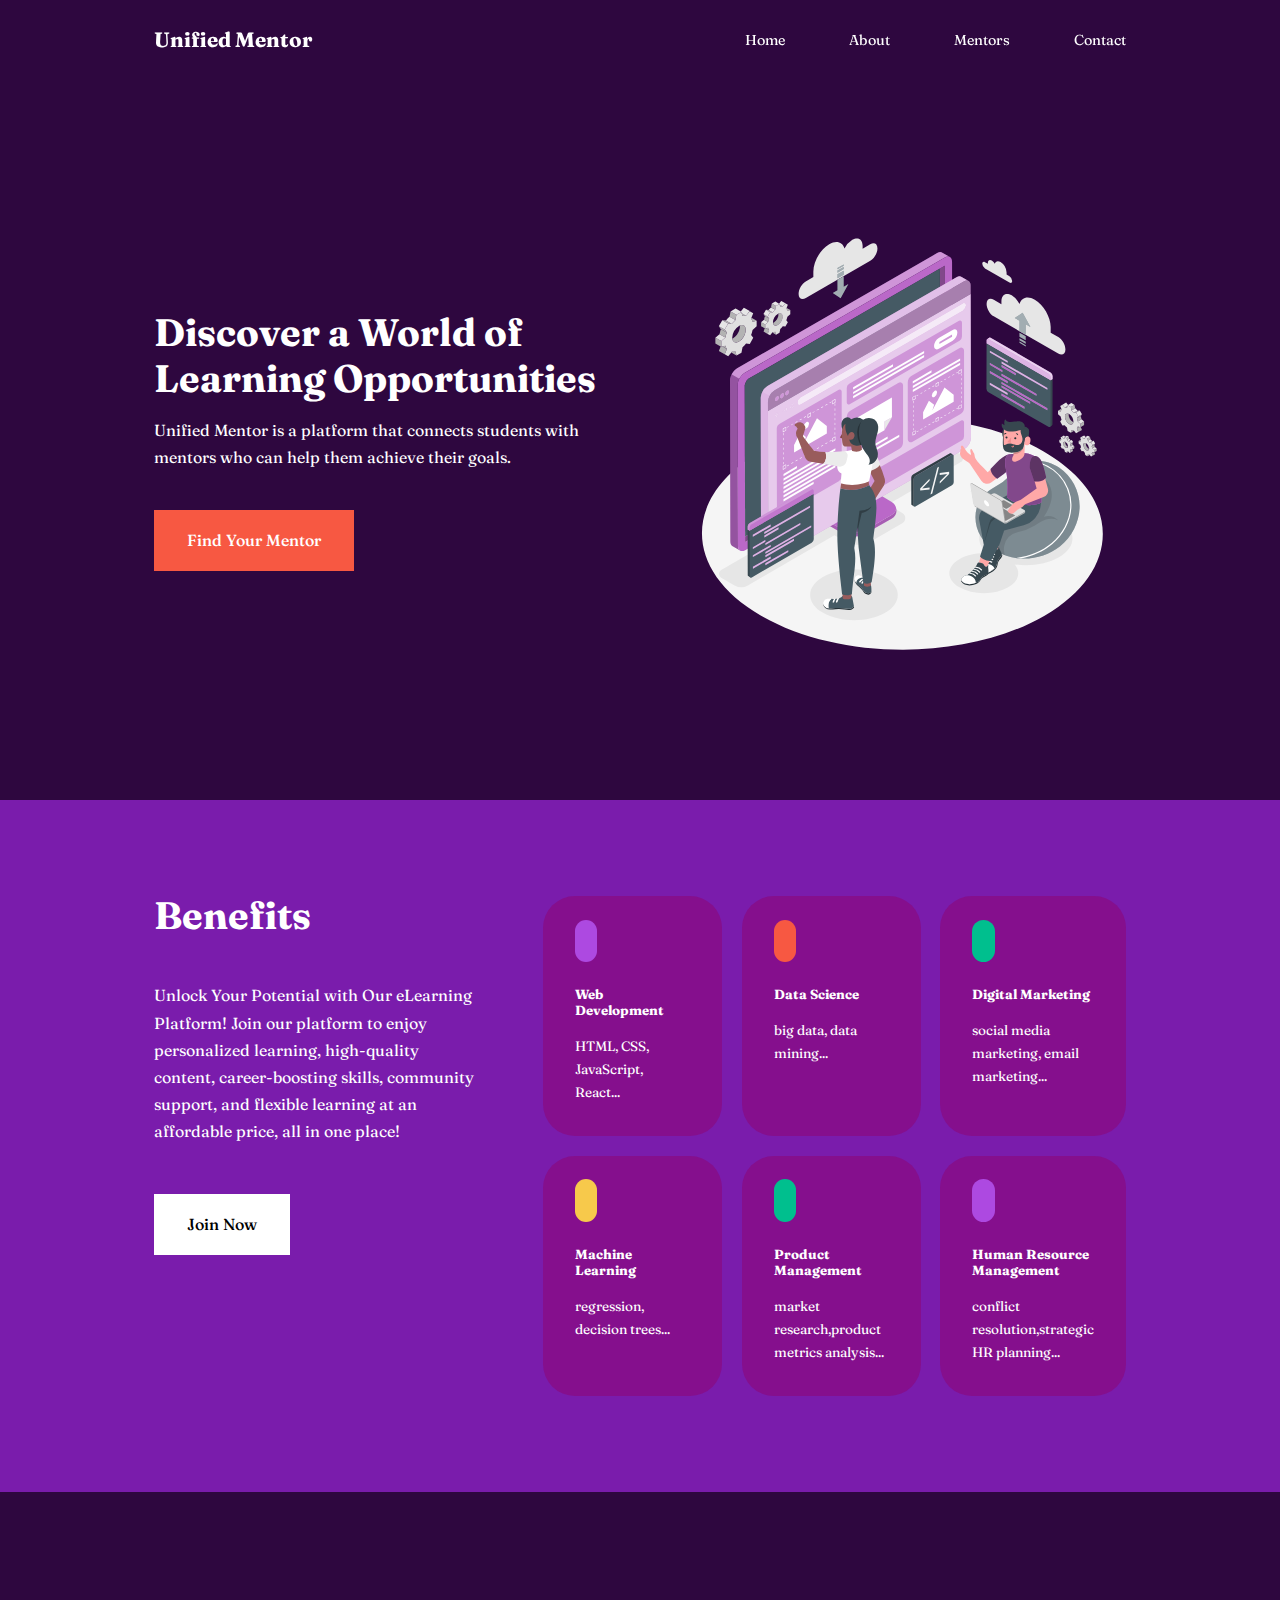
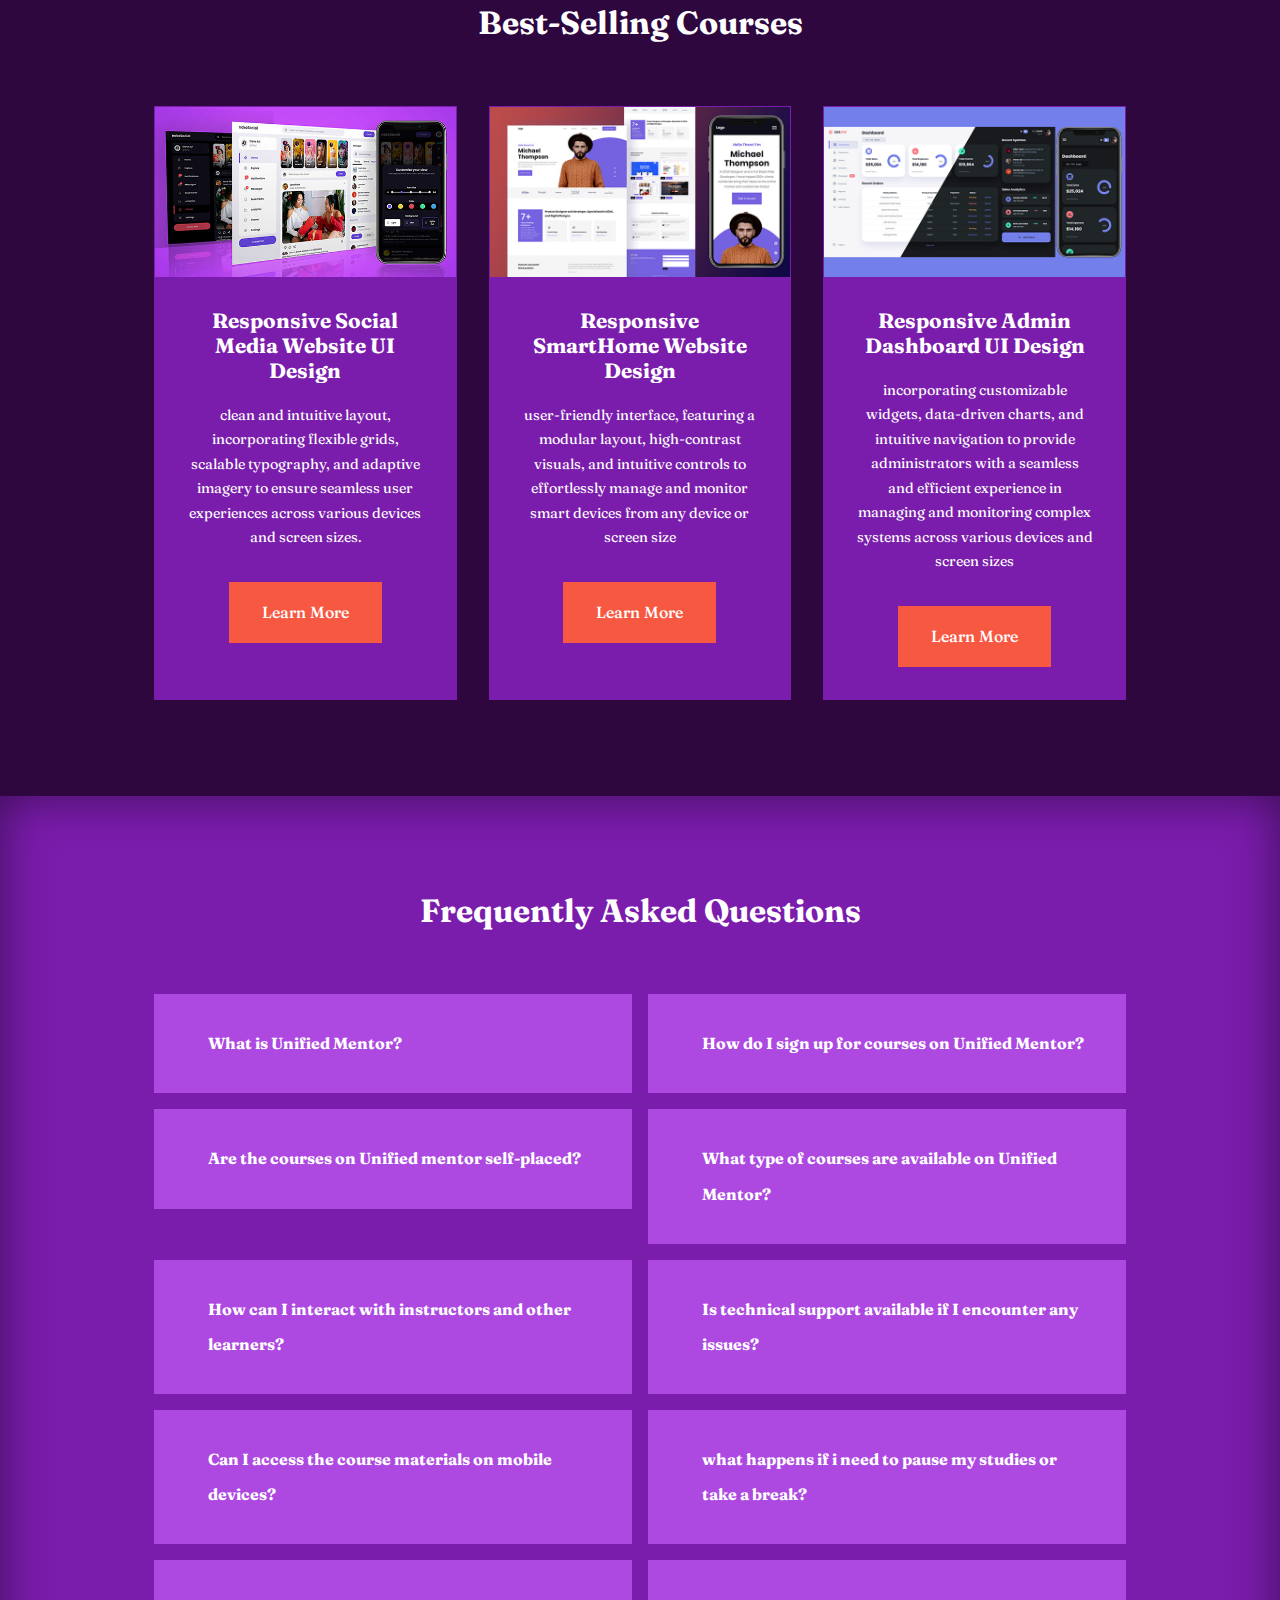
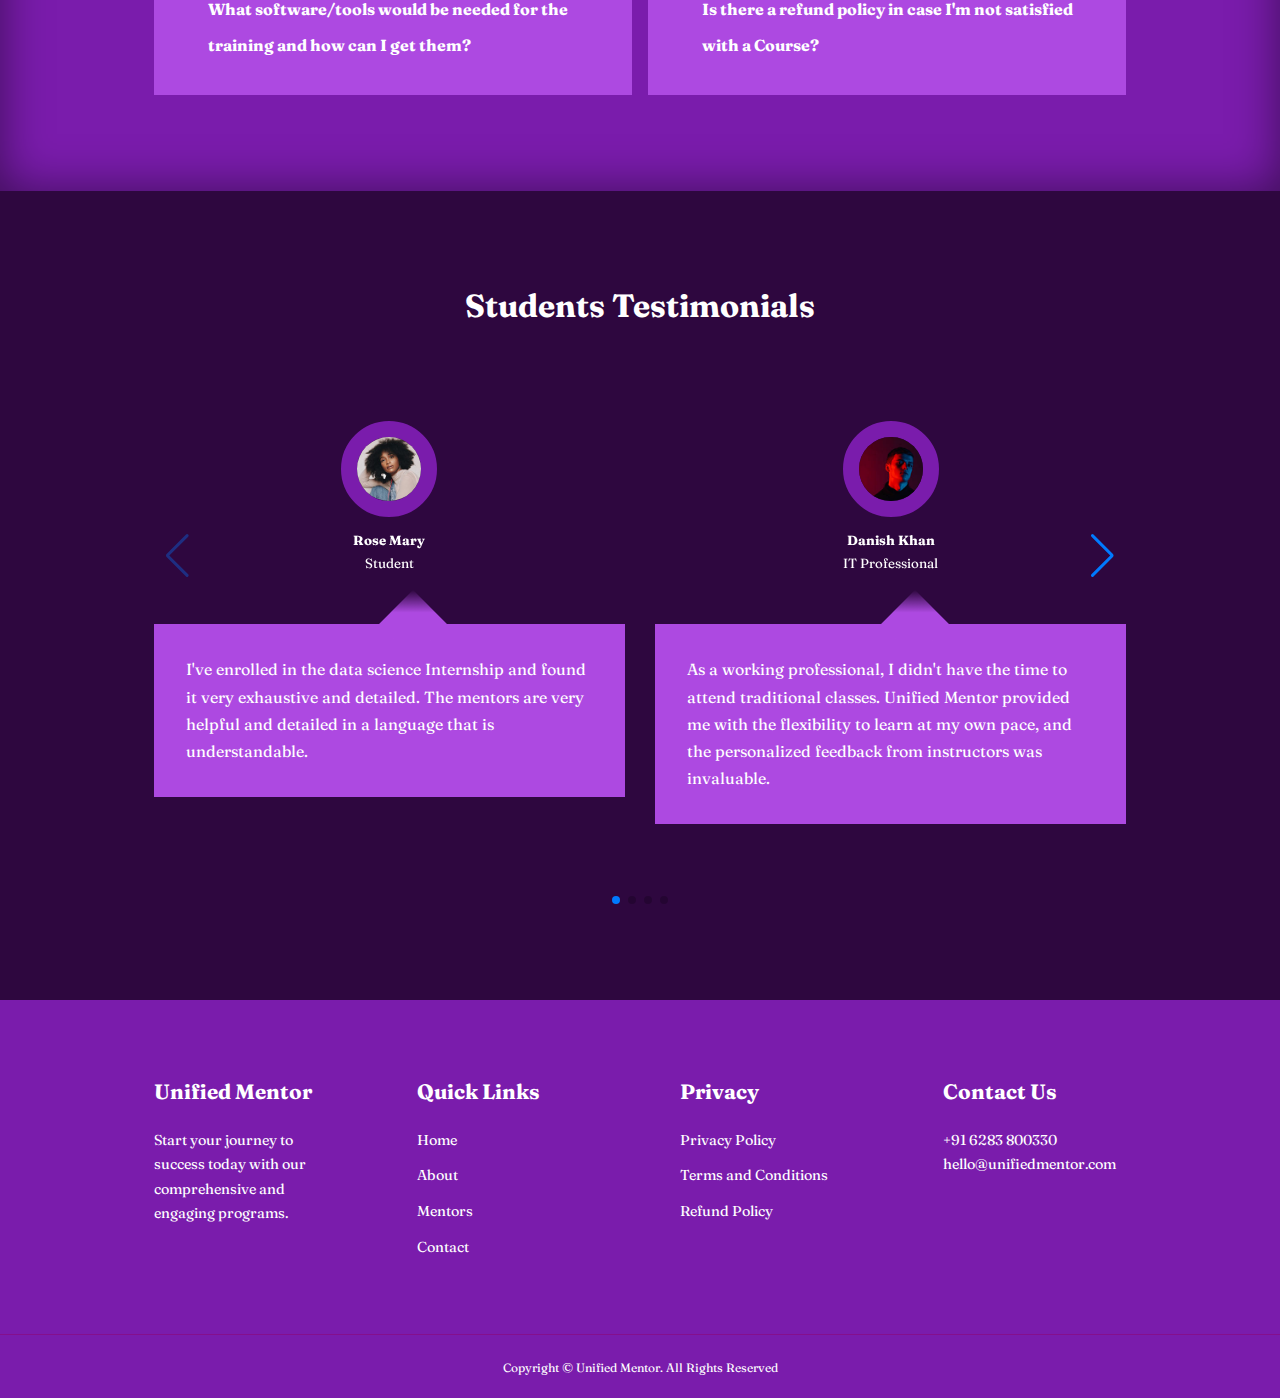
<file: index.html>
<!DOCTYPE html>
<html lang="en">
<head>
    <meta charset="UTF-8">
    <meta name="viewport" content="width=device-width, initial-scale=1.0">
    <!-- Icon cdn -->
    <link rel="stylesheet" href="https://cdnjs.cloudflare.com/ajax/libs/font-awesome/6.6.0/css/all.min.css" 
    integrity="sha512-Kc323vGBEqzTmouAECnVceyQqyqdsSiqLQISBL29aUW4U/M7pSPA/gEUZQqv1cwx4OnYxTxve5UMg5GT6L4JJg==" 
    crossorigin="anonymous" referrerpolicy="no-referrer" />
    <!-- Google fonts -->
    <link rel="preconnect" href="https://fonts.googleapis.com">
    <link rel="preconnect" href="https://fonts.gstatic.com" crossorigin>
    <link href="https://fonts.googleapis.com/css2?family=Fraunces:ital,opsz,wght,SOFT@0,9..144,100..900,50;1,9..144,100..900,50&display=swap" rel="stylesheet">

    <!-- Swiper JS -->
    <link
    rel="stylesheet"
    href="https://cdn.jsdelivr.net/npm/swiper@11/swiper-bundle.min.css"/>

    <link rel="stylesheet" href="./css/style.css">
    <title>Unified Mentor - DEMO</title>
</head>
<body>
    <nav>
        <div class="container nav_container">
            <a href="index.html"><h4>Unified Mentor</h4></a>

            <ul class="nav_menu">
                <li><a href="index.html">Home</a></li>
                <li><a href="about.html">About</a></li>
                <li><a href="mentors.html">Mentors</a></li>
                <li><a href="contact.html">Contact</a></li>
            </ul>

            <button id="open-menu-btn">
                <i class="fa-solid fa-bars"></i>
            </button>

            <button id="close-menu-btn">
                <i class="fa-solid fa-xmark"></i>
            </button>
        </div>
    </nav>


    <header>
        <div class="container header_container">
            <div class="header_left">
                <h1>Discover a World of Learning Opportunities</h1>
                <p>
                    Unified Mentor is a platform that connects students with mentors who can help them achieve their goals.
                </p>

                <a href="mentors.html" class="btn btn-primary">Find Your Mentor</a>
            </div>

            <div class="header-right">
                <div class="header_right-image">
                    <img src="./images/Website Creator-amico.svg">
                </div>
            </div>
        </div>
    </header>


    <section class="categories">
        <div class="container categories_container">
            <div class="categories_left">
                <h1>Benefits</h1>
                <p>
                    Unlock Your Potential with Our eLearning Platform!
                    Join our platform to enjoy personalized learning, high-quality content, career-boosting skills, 
                    community support, and flexible learning at an affordable price, all in one place! 
                </p>
                <a href="signIn_Out.html" class="btn">Join Now</a>
            </div>

            <div class="categories_right">
                <article class="category">
                    <span class="category_icon"><i class="fa-solid fa-code"></i></span>
                    <h5>Web Development</h5>
                    <p>
                        HTML, CSS, JavaScript, React...
                    </p>
                </article>

                <article class="category">
                    <span class="category_icon"><i class="fa-solid fa-cloud-arrow-up"></i></span>
                    <h5>Data Science</h5>
                    <p>
                        big data, data mining...
                    </p>
                </article>

                <article class="category">
                    <span class="category_icon"><i class="fa-solid fa-tachograph-digital"></i></span>
                    <h5>Digital Marketing</h5>
                    <p>
                        social media marketing, email marketing...
                    </p>
                </article>


                <article class="category">
                    <span class="category_icon"><i class="fa-solid fa-laptop-code"></i></span>
                    <h5>Machine Learning</h5>
                    <p>
                        regression, decision trees...
                    </p>
                </article>

                <article class="category">
                    <span class="category_icon"><i class="fa-solid fa-list-check"></i></span>
                    <h5>Product Management</h5>
                    <p>
                        market research,product metrics analysis...
                    </p>
                </article>

                <article class="category">
                    <span class="category_icon"><i class="fa-solid fa-arrows-down-to-people"></i></span>
                    <h5>Human Resource Management</h5>
                    <p>
                        conflict resolution,strategic HR planning...
                    </p>
                </article>
            </div>
        </div>
    </section>


    <section class="courses">
        <h2>Best-Selling Courses</h2>
        <div class="container courses_container">
            <article class="course">
                <div class="course_image">
                    <img src="./images/course1.jpg" alt="course number one">
                </div>
                <div class="course_info">
                    <h4>Responsive Social Media Website UI Design</h4>
                    <p>
                        clean and intuitive layout, incorporating flexible grids, scalable typography, and 
                        adaptive imagery to ensure seamless user experiences across various devices and screen sizes.
                    </p>
                    <a href="mentors.html" class="btn btn-primary">Learn More</a>
                </div>
            </article>


            <article class="course">
                <div class="course_image">
                    <img src="./images/course2.jpg" alt="course number one">
                </div>

                <div class="course_info">
                    <h4>Responsive SmartHome Website Design</h4>
                    <p>
                        user-friendly interface, featuring a modular layout, high-contrast visuals, and intuitive controls to 
                        effortlessly manage and monitor smart devices from any device or screen size
                    </p>
                    <a href="mentors.html" class="btn btn-primary">Learn More</a>
                </div>
            </article>


            <article class="course">
                <div class="course_image">
                    <img src="./images/course3.jpg" alt="course number one">
                </div>
                <div class="course_info">
                    <h4>Responsive Admin Dashboard UI Design</h4>
                    <p>
                        incorporating customizable widgets, data-driven charts, and intuitive navigation to provide administrators 
                        with a seamless and efficient experience in managing and monitoring complex systems across various devices and screen sizes
                    </p>
                    <a href="mentors.html" class="btn btn-primary">Learn More</a>
                </div>
            </article>
        </div>
    </section>

    <section class="faqs">
        <h2>Frequently Asked Questions</h2>
        <div class="container faqs_container">
            <article class="faq">
                <div class="faq_icon"><i class="fa-solid fa-plus"></i></div>
                <div class="question_answer">
                    <h4>What is Unified Mentor?</h4>
                    <p>
                        Unified Mentor is an online education platform that offers a wide range of Courses to help individuals 
                        enhance their skills and knowledge in various fields. Our platform provides a 
                        convenient and flexible way to access high-quality educational content from anywhere.
                    </p>
                </div>
            </article>

            <article class="faq">
                <div class="faq_icon"><i class="fa-solid fa-plus"></i></div>
                <div class="question_answer">
                    <h4>How do I sign up for courses on Unified Mentor?</h4>
                    <p>
                        Signing up for Courses on UnifiedMentor is easy. Simply purchase a Course and we will handle rest of it.
                        You will be given access to our LMS portal before starting of batch through email.
                    </p>
                </div>
            </article>

            <article class="faq">
                <div class="faq_icon"><i class="fa-solid fa-plus"></i></div>
                <div class="question_answer">
                    <h4>Are the courses on Unified mentor self-placed?</h4>
                    <p>
                        Yes, most of the Courses on UnifiedMentor are self-paced. This means you can learn at your own convenience 
                        and set your own study schedule. You can access the Course materials and lectures whenever it suits you best.
                    </p>
                </div>
            </article>


            <article class="faq">
                <div class="faq_icon"><i class="fa-solid fa-plus"></i></div>
                <div class="question_answer">
                    <h4>What type of courses are available on Unified Mentor?</h4>
                    <p>
                        Yes, many of our Courses offer certificates of completion that you can showcase on your resume or share 
                        on your professional profiles. Certificates demonstrate your dedication
                        to continuous learning and can enhance your career prospects.
                    </p>
                </div>
            </article>


            <article class="faq">
                <div class="faq_icon"><i class="fa-solid fa-plus"></i></div>
                <div class="question_answer">
                    <h4>How can I interact with instructors and other learners?</h4>
                    <p>
                        UnifiedMentor provides a platform for interaction between instructors and learners. 
                        You can participate in discussion forums, ask questions, and engage in conversations with 
                        both the instructors and fellow learners to enhance your understanding of the Course material.
                    </p>
                </div>
            </article>



            <article class="faq">
                <div class="faq_icon"><i class="fa-solid fa-plus"></i></div>
                <div class="question_answer">
                    <h4>Is technical support available if I encounter any issues?</h4>
                    <p>
                        Absolutely. Our dedicated support team is available to assist you with 
                        any technical issues or queries you may have. You can reach out to us via 
                        email at info@unifiedmentor.com or through our customer support portal.
                    </p>
                </div>
            </article>



            <article class="faq">
                <div class="faq_icon"><i class="fa-solid fa-plus"></i></div>
                <div class="question_answer">
                    <h4>Can I access the course materials on mobile devices?</h4>
                    <p>
                        Yes, our platform is designed to be mobile-responsive. 
                        You can access your Courses and learning materials on various devices, 
                        including smartphones and tablets, making it convenient to learn on the go.
                    </p>
                </div>
            </article>


            <article class="faq">
                <div class="faq_icon"><i class="fa-solid fa-plus"></i></div>
                <div class="question_answer">
                    <h4>what happens if i need to pause my studies or take a break?</h4>
                    <p>
                        Unified Mentor understands that life can get busy. 
                        You can pause your studies and pick up where you left off whenever you're ready. 
                        Your progress will be saved, and you can resume learning at your own pace.
                    </p>
                </div>
            </article>


            <article class="faq">
                <div class="faq_icon"><i class="fa-solid fa-plus"></i></div>
                <div class="question_answer">
                    <h4>What software/tools would be needed for the training and how can I get them?</h4>
                    <p>
                        All the software/tools that you need for the training would be shared with you during the training as and when you need it.
                    </p>
                </div>
            </article>


            <article class="faq">
                <div class="faq_icon"><i class="fa-solid fa-plus"></i></div>
                <div class="question_answer">
                    <h4>Is there a refund policy in case I'm not satisfied with a Course?</h4>
                    <p>
                        Unified Mentor's refund policy varies based on the specific Course and circumstances. 
                        Please refer to our Cancellation and Refund Policy for detailed information. 
                        If you have concerns about a Course, you can reach out to our support team to discuss your options.
                    </p>
                </div>
            </article>
        </div>
    </section>


    <section class="container testimonials_container mySwiper">
        <h2>Students Testimonials</h2>
        <div class="swiper-wrapper">
            <article class="testimonials swiper-slide">
                <div class="avatar">
                    <img src="./images/avatar1.jpg" alt="avatar girl">
                </div>

                <div class="testimonial_info">
                    <h5>Rose Mary</h5>
                    <small>Student</small>
                </div>

                <div class="testimonial_body">
                    <p>
                        I've enrolled in the data science Internship and found it very exhaustive 
                        and detailed. The mentors are very helpful and detailed in a language that is understandable.
                    </p>
                </div>
            </article>

            <article class="testimonials swiper-slide">
                <div class="avatar">
                    <img src="./images/avatar2.jpg" alt="avatar boy">
                </div>

                <div class="testimonial_info">
                    <h5>Danish Khan</h5>
                    <small>IT Professional</small>
                </div>

                <div class="testimonial_body">
                    <p>
                        As a working professional, I didn't have the time to attend traditional classes. 
                        Unified Mentor provided me with the flexibility to learn at my own pace, and the personalized 
                        feedback from instructors was invaluable.
                    </p>
                </div>
            </article>

            <article class="testimonials swiper-slide">
                <div class="avatar">
                    <img src="./images/avatar3.jpg" alt="avatar boy">
                </div>

                <div class="testimonial_info">
                    <h5>Sam Sinhs</h5>
                    <small>Software Engineer</small>
                </div>

                <div class="testimonial_body">
                    <p>
                        I was struggling to keep up with my coursework, but thanks to Unified Mentor, 
                        I was able to access high-quality video lectures and interactive quizzes that helped me grasp complex concepts easily.
                    </p>
                </div>
            </article>


            <article class="testimonials swiper-slide">
                <div class="avatar">
                    <img src="./images/avatar4.jpg" alt="avatar girl">
                </div>

                <div class="testimonial_info">
                    <h5>Emily Sans</h5>
                    <small>Data-Scientist</small>
                </div>

                <div class="testimonial_body">
                    <p>
                        I was hesitant to try online learning, but Unified Mentor exceeded my expectations. 
                        The engaging video lessons, interactive simulations, and supportive community made learning fun and enjoyable.
                    </p>
                </div>
            </article>


            <article class="testimonials swiper-slide">
                <div class="avatar">
                    <img src="./images/avatar7.jpg" alt="avatar girl">
                </div>

                <div class="testimonial_info">
                    <h5>Sophia Lins</h5>
                    <small>Web Developer</small>
                </div>

                <div class="testimonial_body">
                    <p>
                        The platform has helped me to create customized lesson plans, 
                        track student progress, and provide targeted support. It's been a game-changer for my programming practice
                    </p>
                </div>
            </article>
        </div>
        <div class="swiper-pagination"></div>
        <div class="swiper-button-prev"></div>
        <div class="swiper-button-next"></div>
    </section>




    
    <footer class="footer">
        <div class="container footer_container">
            <div class="footer_1">
                <a href="index.html" class="footer_logo">
                    <h4>Unified Mentor</h4>
                </a>
                <p>
                    Start your journey to success today with our comprehensive and engaging programs.
                </p>
            </div>

            <div class="footer_2">
                <h4>Quick Links</h4>
                <ul class="permalinks">
                    <li><a href="index.html">Home</a></li>
                    <li><a href="about.html">About</a></li>
                    <li><a href="mentors.html">Mentors</a></li>
                    <li><a href="contact.html">Contact</a></li>
                </ul>
            </div>

            <div class="footer_3">
                <h4>Privacy</h4>
                <ul class="privacy">
                    <li><a href="#">Privacy Policy</a></li>
                    <li><a href="#">Terms and Conditions</a></li>
                    <li><a href="#">Refund Policy</a></li>
                </ul>
            </div>

            <div class="footer_4">
                <h4>Contact Us</h4>
                <div>
                    <p>+91 6283 800330</p>
                    <p>hello@unifiedmentor.com</p>
                </div>

                <ul class="footer_socials">
                    <li>
                        <a href="https://twitter.com/unifiedmentor" target="_blank">
                            <i class="fa-brands fa-twitter"></i>
                        </a>
                    </li>

                    <li>
                        <a href="https://www.facebook.com/unifiedmentor" target="_blank">
                          <i class="fa-brands fa-facebook"></i>
                        </a>
                    </li>

                    <li>
                        <a href="https://www.instagram.com/unifiedmentor/" target="_blank">
                          <i class="fa-brands fa-instagram"></i>
                        </a>
                    </li>

                    <li>
                        <a href="https://www.linkedin.com/unifiedmentor/" target="_blank">
                            <i class="fa-brands fa-linkedin"></i>
                        </a>
                    </li>
                </ul>
            </div>
        </div>
        
        <div class="footer_copyright">
            <small>Copyright &copy; Unified Mentor. All Rights Reserved</small>
        </div>
    </footer>


  
    <!-- Swiper JS -->
    <script src="https://cdn.jsdelivr.net/npm/swiper@11/swiper-bundle.min.js"></script>

    <!-- Custom JS -->
    <script src="script.js"></script>

    <!-- Initialize Swiper -->
    <script>
        var swiper = new Swiper(".mySwiper", {
        slidesPerView: 1,
        spaceBetween: 30,
        pagination: {
            el: ".swiper-pagination",
            clickable: true,
        },
            navigation: {
            nextEl: '.swiper-button-next',
            prevEl: '.swiper-button-prev',
        },

        //when window width is >= 600px
        breakpoints: {
            600: {
                slidesPerView: 2
            }
        }
        });
    </script>
</body>
</html>
</file>
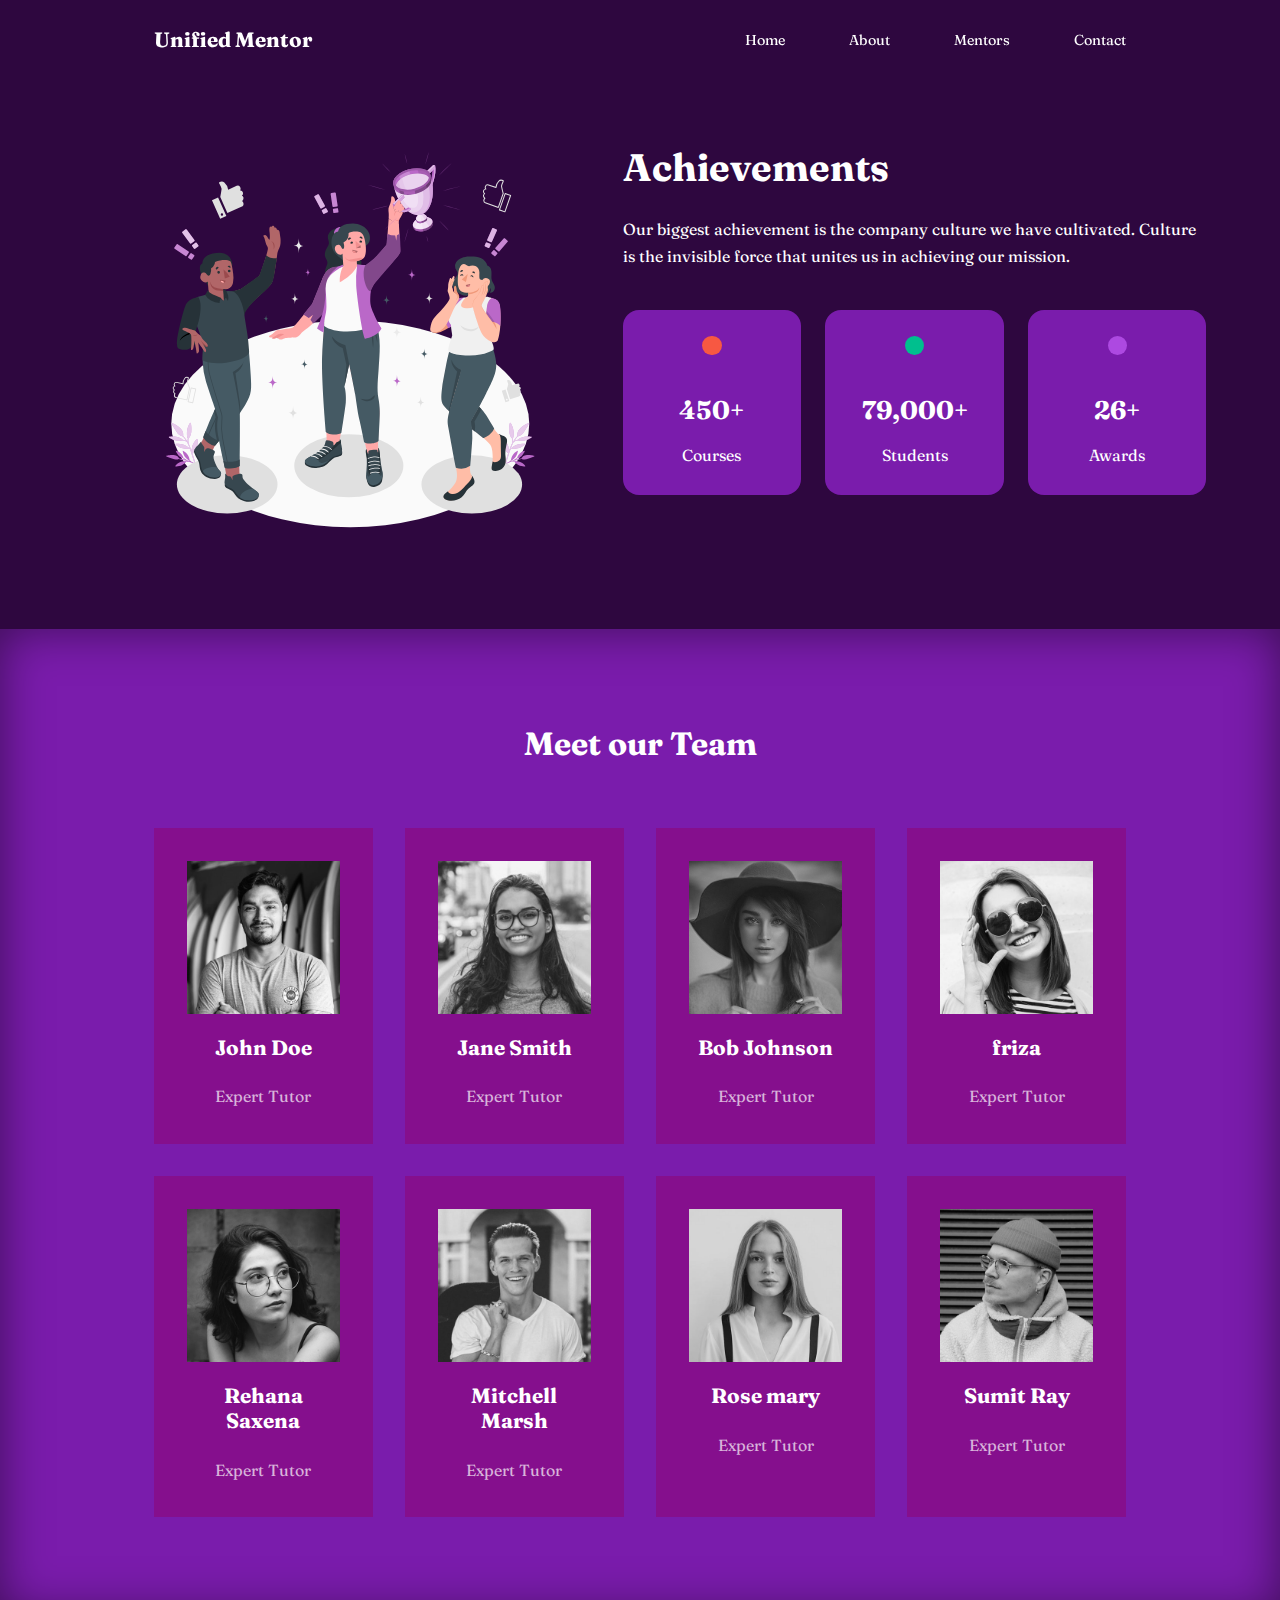
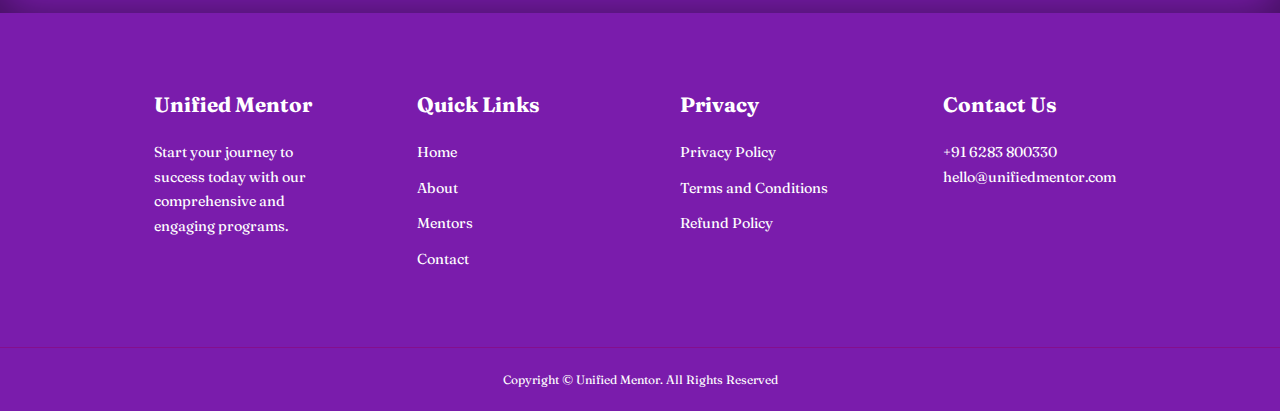
<file: about.html>
<!DOCTYPE html>
<html lang="en">
<head>
    <meta charset="UTF-8">
    <meta name="viewport" content="width=device-width, initial-scale=1.0">
    <!-- Icon cdn -->
    <link rel="stylesheet" href="https://cdnjs.cloudflare.com/ajax/libs/font-awesome/6.6.0/css/all.min.css" 
    integrity="sha512-Kc323vGBEqzTmouAECnVceyQqyqdsSiqLQISBL29aUW4U/M7pSPA/gEUZQqv1cwx4OnYxTxve5UMg5GT6L4JJg==" 
    crossorigin="anonymous" referrerpolicy="no-referrer" />
    <!-- Google fonts -->
    <link rel="preconnect" href="https://fonts.googleapis.com">
    <link rel="preconnect" href="https://fonts.gstatic.com" crossorigin>
    <link href="https://fonts.googleapis.com/css2?family=Fraunces:ital,opsz,wght,SOFT@0,9..144,100..900,50;1,9..144,100..900,50&display=swap" rel="stylesheet">
    <link rel="stylesheet" href="./css/style.css">
    <link rel="stylesheet" href="./css/about.css">
    <title>Unified Mentor - DEMO</title>
</head>
<body>
    <nav>
        <div class="container nav_container">
            <a href="index.html"><h4>Unified Mentor</h4></a>

            <ul class="nav_menu">
                <li><a href="index.html">Home</a></li>
                <li><a href="about.html">About</a></li>
                <li><a href="mentors.html">Mentors</a></li>
                <li><a href="contact.html">Contact</a></li>
            </ul>

            <button id="open-menu-btn">
                <i class="fa-solid fa-bars"></i>
            </button>

            <button id="close-menu-btn">
                <i class="fa-solid fa-xmark"></i>
            </button>
        </div>
    </nav>


    <section class="about_achievements">
        <div class="container about_achievements-container">
            <div class="about_achievements-left">
                <img src="./images/Achievement-amico.svg" alt="Achievements">
            </div>

            <div class="about_achievements-right">
                <h1>Achievements</h1>
                <p>
                    Our biggest achievement is the company culture we have cultivated. Culture is the invisible force 
                    that unites us in achieving our mission.
                </p>
            

                <div class="achievements_cards">
                    <article class="achievement_card">
                        <span class="achievement_icon">
                            <i class="fa-solid fa-trophy"></i>
                        </span>
                        <h3>450+</h3>
                        <p>
                            Courses
                        </p>
                    </article>

                    <article class="achievement_card">
                        <span class="achievement_icon">
                            <i class="fa-solid fa-people-group"></i>
                        </span>
                        <h3>79,000+</h3>
                        <p>
                           Students
                        </p>
                    </article>

                    <article class="achievement_card">
                        <span class="achievement_icon">
                            <i class="fa-solid fa-award"></i>
                        </span>
                        <h3>26+</h3>
                        <p>
                            Awards
                        </p>
                    </article>
                </div>
            </div>
        </div>
    </section>



    <section class="team">
        <h2>Meet our Team</h2>

        <div class="container team_container">

            <article class="team_member">
                <div class="team_member-image">
                    <img src="./images/tm1.jpg" alt="team member one">
                </div>
                <div class="team_member-info">
                    <h4>John Doe</h4>
                    <p>Expert Tutor</p>
                </div>
                <div class="team_member-socials">
                    <a href="https://facebook.com" target="_blank">
                        <i class="fa-brands fa-facebook"></i>
                    </a>
                    <a href="https://twitter.com" target="_blank">
                        <i class="fa-brands fa-twitter"></i>
                    </a>
                    <a href="https://instagram.com" target="_blank">
                        <i class="fa-brands fa-instagram"></i>
                    </a>
                    <a href="https://linkedin.com" target="_blank">
                        <i class="fa-brands fa-linkedin"></i>
                    </a>
                </div>
            </article>

            <article class="team_member">
                <div class="team_member-image">
                    <img src="./images/tm2.jpg" alt="team member two">
                </div>
                <div class="team_member-info">
                    <h4>Jane Smith</h4>
                    <p>Expert Tutor</p>
                </div>
                <div class="team_member-socials">
                    <a href="https://facebook.com" target="_blank">
                        <i class="fa-brands fa-facebook"></i>
                    </a>
                    <a href="https://twitter.com" target="_blank">
                        <i class="fa-brands fa-twitter"></i>
                    </a>
                    <a href="https://instagram.com" target="_blank">
                        <i class="fa-brands fa-instagram"></i>
                    </a>
                    <a href="https://linkedin.com" target="_blank">
                        <i class="fa-brands fa-linkedin"></i>
                    </a>
                </div>
            </article>

            <article class="team_member">
                <div class="team_member-image">
                    <img src="./images/tm3.jpg" alt="team member three">
                </div>
                <div class="team_member-info">
                    <h4>Bob Johnson</h4>
                    <p>Expert Tutor</p>
                </div>
                <div class="team_member-socials">
                    <a href="https://facebook.com" target="_blank">
                        <i class="fa-brands fa-facebook"></i>
                    </a>
                    <a href="https://twitter.com" target="_blank">
                        <i class="fa-brands fa-twitter"></i>
                    </a>
                    <a href="https://instagram.com" target="_blank">
                        <i class="fa-brands fa-instagram"></i>
                    </a>
                    <a href="https://linkedin.com" target="_blank">
                        <i class="fa-brands fa-linkedin"></i>
                    </a>
                </div>
            </article>

            <article class="team_member">
                <div class="team_member-image">
                    <img src="./images/tm4.jpg" alt="team member four">
                </div>
                <div class="team_member-info">
                    <h4>friza</h4>
                    <p>Expert Tutor</p>
                </div>
                <div class="team_member-socials">
                    <a href="https://facebook.com" target="_blank">
                        <i class="fa-brands fa-facebook"></i>
                    </a>
                    <a href="https://twitter.com" target="_blank">
                        <i class="fa-brands fa-twitter"></i>
                    </a>
                    <a href="https://instagram.com" target="_blank">
                        <i class="fa-brands fa-instagram"></i>
                    </a>
                    <a href="https://linkedin.com" target="_blank">
                        <i class="fa-brands fa-linkedin"></i>
                    </a>
                </div>
            </article>

            <article class="team_member">
                <div class="team_member-image">
                    <img src="./images/tm5.jpg" alt="team member five">
                </div>
                <div class="team_member-info">
                    <h4>Rehana Saxena</h4>
                    <p>Expert Tutor</p>
                </div>
                <div class="team_member-socials">
                    <a href="https://facebook.com" target="_blank">
                        <i class="fa-brands fa-facebook"></i>
                    </a>
                    <a href="https://twitter.com" target="_blank">
                        <i class="fa-brands fa-twitter"></i>
                    </a>
                    <a href="https://instagram.com" target="_blank">
                        <i class="fa-brands fa-instagram"></i>
                    </a>
                    <a href="https://linkedin.com" target="_blank">
                        <i class="fa-brands fa-linkedin"></i>
                    </a>
                </div>
            </article>

            <article class="team_member">
                <div class="team_member-image">
                    <img src="./images/tm6.jpg" alt="team member six">
                </div>
                <div class="team_member-info">
                    <h4>Mitchell Marsh</h4>
                    <p>Expert Tutor</p>
                </div>
                <div class="team_member-socials">
                    <a href="https://facebook.com" target="_blank">
                        <i class="fa-brands fa-facebook"></i>
                    </a>
                    <a href="https://twitter.com" target="_blank">
                        <i class="fa-brands fa-twitter"></i>
                    </a>
                    <a href="https://instagram.com" target="_blank">
                        <i class="fa-brands fa-instagram"></i>
                    </a>
                    <a href="https://linkedin.com" target="_blank">
                        <i class="fa-brands fa-linkedin"></i>
                    </a>
                </div>
            </article>


            <article class="team_member">
                <div class="team_member-image">
                    <img src="./images/tm7.jpg" alt="team member seven">
                </div>
                <div class="team_member-info">
                    <h4>Rose mary</h4>
                    <p>Expert Tutor</p>
                </div>
                <div class="team_member-socials">
                    <a href="https://facebook.com" target="_blank">
                        <i class="fa-brands fa-facebook"></i>
                    </a>
                    <a href="https://twitter.com" target="_blank">
                        <i class="fa-brands fa-twitter"></i>
                    </a>
                    <a href="https://instagram.com" target="_blank">
                        <i class="fa-brands fa-instagram"></i>
                    </a>
                    <a href="https://linkedin.com" target="_blank">
                        <i class="fa-brands fa-linkedin"></i>
                    </a>
                </div>
            </article>

            <article class="team_member">
                <div class="team_member-image">
                    <img src="./images/tm8.jpg" alt="team member eight">
                </div>
                <div class="team_member-info">
                    <h4>Sumit Ray</h4>
                    <p>Expert Tutor</p>
                </div>
                <div class="team_member-socials">
                    <a href="https://facebook.com" target="_blank">
                        <i class="fa-brands fa-facebook"></i>
                    </a>
                    <a href="https://twitter.com" target="_blank">
                        <i class="fa-brands fa-twitter"></i>
                    </a>
                    <a href="https://instagram.com" target="_blank">
                        <i class="fa-brands fa-instagram"></i>
                    </a>
                    <a href="https://linkedin.com" target="_blank">
                        <i class="fa-brands fa-linkedin"></i>
                    </a>
                </div>
            </article>
    </section>




    <footer class="footer">
        <div class="container footer_container">
            <div class="footer_1">
                <a href="index.html" class="footer_logo">
                    <h4>Unified Mentor</h4>
                </a>
                <p>
                    Start your journey to success today with our comprehensive and engaging programs.
                </p>
            </div>

            <div class="footer_2">
                <h4>Quick Links</h4>
                <ul class="permalinks">
                    <li><a href="index.html">Home</a></li>
                    <li><a href="about.html">About</a></li>
                    <li><a href="mentors.html">Mentors</a></li>
                    <li><a href="contact.html">Contact</a></li>
                </ul>
            </div>

            <div class="footer_3">
                <h4>Privacy</h4>
                <ul class="privacy">
                    <li><a href="#">Privacy Policy</a></li>
                    <li><a href="#">Terms and Conditions</a></li>
                    <li><a href="#">Refund Policy</a></li>
                </ul>
            </div>

            <div class="footer_4">
                <h4>Contact Us</h4>
                <div>
                    <p>+91 6283 800330</p>
                    <p>hello@unifiedmentor.com</p>
                </div>

                <ul class="footer_socials">
                    <li>
                        <a href="https://twitter.com/unifiedmentor" target="_blank">
                            <i class="fa-brands fa-twitter"></i>
                        </a>
                    </li>

                    <li>
                        <a href="https://www.facebook.com/unifiedmentor" target="_blank">
                          <i class="fa-brands fa-facebook"></i>
                        </a>
                    </li>

                    <li>
                        <a href="https://www.instagram.com/unifiedmentor/" target="_blank">
                          <i class="fa-brands fa-instagram"></i>
                        </a>
                    </li>

                    <li>
                        <a href="https://www.linkedin.com/unifiedmentor/" target="_blank">
                            <i class="fa-brands fa-linkedin"></i>
                        </a>
                    </li>
                </ul>
            </div>
        </div>
        
        <div class="footer_copyright">
            <small>Copyright &copy; Unified Mentor. All Rights Reserved</small>
        </div>
    </footer>

    <!-- Custom JS -->
    <script src="script.js"></script>
</body>
</html>
</file>
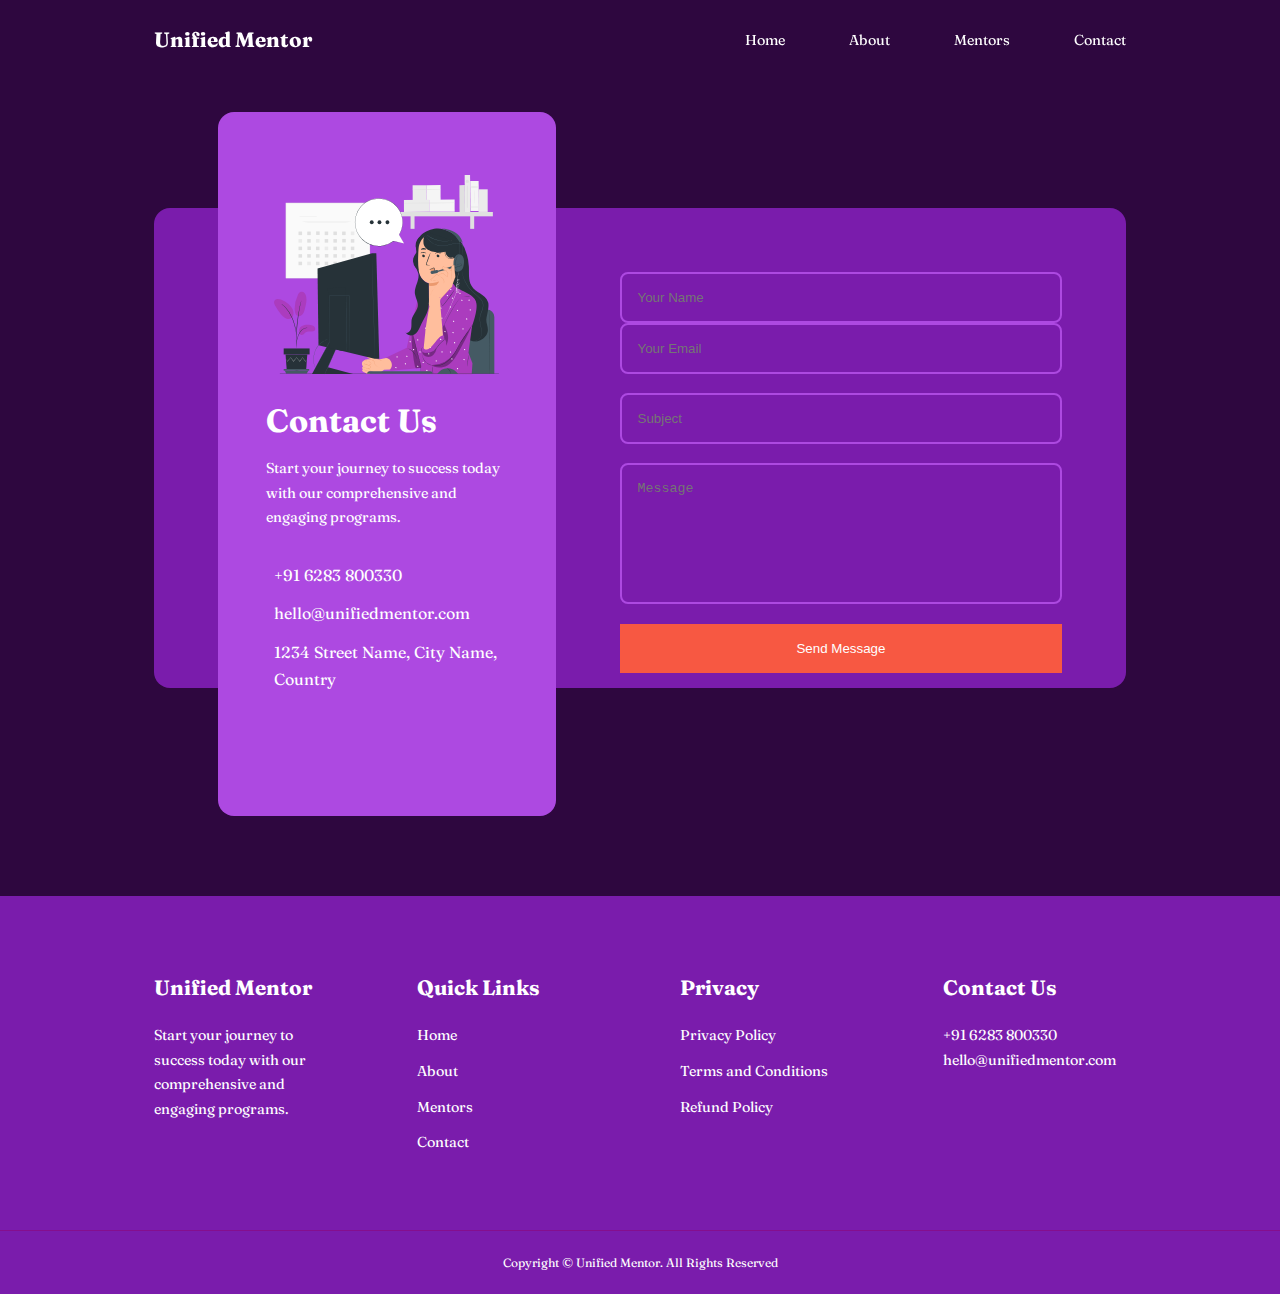
<file: contact.html>
<!DOCTYPE html>
<html lang="en">
<head>
    <meta charset="UTF-8">
    <meta name="viewport" content="width=device-width, initial-scale=1.0">
    <!-- Icon cdn -->
    <link rel="stylesheet" href="https://cdnjs.cloudflare.com/ajax/libs/font-awesome/6.6.0/css/all.min.css" 
    integrity="sha512-Kc323vGBEqzTmouAECnVceyQqyqdsSiqLQISBL29aUW4U/M7pSPA/gEUZQqv1cwx4OnYxTxve5UMg5GT6L4JJg==" 
    crossorigin="anonymous" referrerpolicy="no-referrer" />
    <!-- Google fonts -->
    <link rel="preconnect" href="https://fonts.googleapis.com">
    <link rel="preconnect" href="https://fonts.gstatic.com" crossorigin>
    <link href="https://fonts.googleapis.com/css2?family=Fraunces:ital,opsz,wght,SOFT@0,9..144,100..900,50;1,9..144,100..900,50&display=swap" rel="stylesheet">
    <link rel="stylesheet" href="./css/style.css">
    <link rel="stylesheet" href="./css/contact.css">
    <title>Unified Mentor - DEMO</title>
</head>
<body>
    <nav>
        <div class="container nav_container">
            <a href="index.html"><h4>Unified Mentor</h4></a>

            <ul class="nav_menu">
                <li><a href="index.html">Home</a></li>
                <li><a href="about.html">About</a></li>
                <li><a href="mentors.html">Mentors</a></li>
                <li><a href="contact.html">Contact</a></li>
            </ul>

            <button id="open-menu-btn">
                <i class="fa-solid fa-bars"></i>
            </button>

            <button id="close-menu-btn">
                <i class="fa-solid fa-xmark"></i>
            </button>
        </div>
    </nav>


    <section class="contact">
        <div class="container contact_container">
            <aside class="contact_aside">
                <div class="aside_image">
                    <img src="./images/Contact us-pana.svg" alt="">
                </div>
                <h2>Contact Us</h2>
                <p>
                    Start your journey to success today with our comprehensive and engaging programs.
                </p>
                <ul class="contact_details">
                    <li>
                        <i class="fa-solid fa-phone"></i>
                        +91 6283 800330
                    </li>
                    <li>
                        <i class="fa-solid fa-envelope"></i>
                        hello@unifiedmentor.com
                    </li>
                    <li>
                        <i class="fa-solid fa-location-dot"></i>
                        1234 Street Name, City Name, Country
                    </li>
                </ul>
                <ul class="contact_socials">
                    <li>
                        <a href="https://twitter.com/unifiedmentor" target="_blank">
                            <i class="fa-brands fa-twitter"></i>
                        </a>
                    </li>

                    <li>
                        <a href="https://www.facebook.com/unifiedmentor" target="_blank">
                          <i class="fa-brands fa-facebook"></i>
                        </a>
                    </li>

                    <li>
                        <a href="https://www.instagram.com/unifiedmentor/" target="_blank">
                          <i class="fa-brands fa-instagram"></i>
                        </a>
                    </li>

                    <li>
                        <a href="https://www.linkedin.com/unifiedmentor/" target="_blank">
                            <i class="fa-brands fa-linkedin"></i>
                        </a>
                    </li>
                </ul>
            </aside>

            <form action="https://formspree.io/f/mqkkyqpr" method="POST" class="contact_form">
                <div class="form_name">
                    <input type="text" name="name" placeholder="Your Name" required>
                    <input type="email" name="email" placeholder="Your Email" required>
                </div>
                <input type="text" name="subject" placeholder="Subject" required>
                <textarea name="message" rows="7" placeholder="Message" required></textarea>
                <button type="submit" class="btn btn-primary">Send Message</button>
            </form>
        </div>

    </section>


    <footer class="footer">
        <div class="container footer_container">
            <div class="footer_1">
                <a href="index.html" class="footer_logo">
                    <h4>Unified Mentor</h4>
                </a>
                <p>
                    Start your journey to success today with our comprehensive and engaging programs.
                </p>
            </div>

            <div class="footer_2">
                <h4>Quick Links</h4>
                <ul class="permalinks">
                    <li><a href="index.html">Home</a></li>
                    <li><a href="about.html">About</a></li>
                    <li><a href="mentors.html">Mentors</a></li>
                    <li><a href="contact.html">Contact</a></li>
                </ul>
            </div>

            <div class="footer_3">
                <h4>Privacy</h4>
                <ul class="privacy">
                    <li><a href="#">Privacy Policy</a></li>
                    <li><a href="#">Terms and Conditions</a></li>
                    <li><a href="#">Refund Policy</a></li>
                </ul>
            </div>

            <div class="footer_4">
                <h4>Contact Us</h4>
                <div>
                    <p>+91 6283 800330</p>
                    <p>hello@unifiedmentor.com</p>
                </div>

                <ul class="footer_socials">
                    <li>
                        <a href="https://twitter.com/unifiedmentor" target="_blank">
                            <i class="fa-brands fa-twitter"></i>
                        </a>
                    </li>

                    <li>
                        <a href="https://www.facebook.com/unifiedmentor" target="_blank">
                          <i class="fa-brands fa-facebook"></i>
                        </a>
                    </li>

                    <li>
                        <a href="https://www.instagram.com/unifiedmentor/" target="_blank">
                          <i class="fa-brands fa-instagram"></i>
                        </a>
                    </li>

                    <li>
                        <a href="https://www.linkedin.com/unifiedmentor/" target="_blank">
                            <i class="fa-brands fa-linkedin"></i>
                        </a>
                    </li>
                </ul>
            </div>
        </div>
        
        <div class="footer_copyright">
            <small>Copyright &copy; Unified Mentor. All Rights Reserved</small>
        </div>
    </footer>

    <script src="script.js"></script>
</body>
</html>
</file>
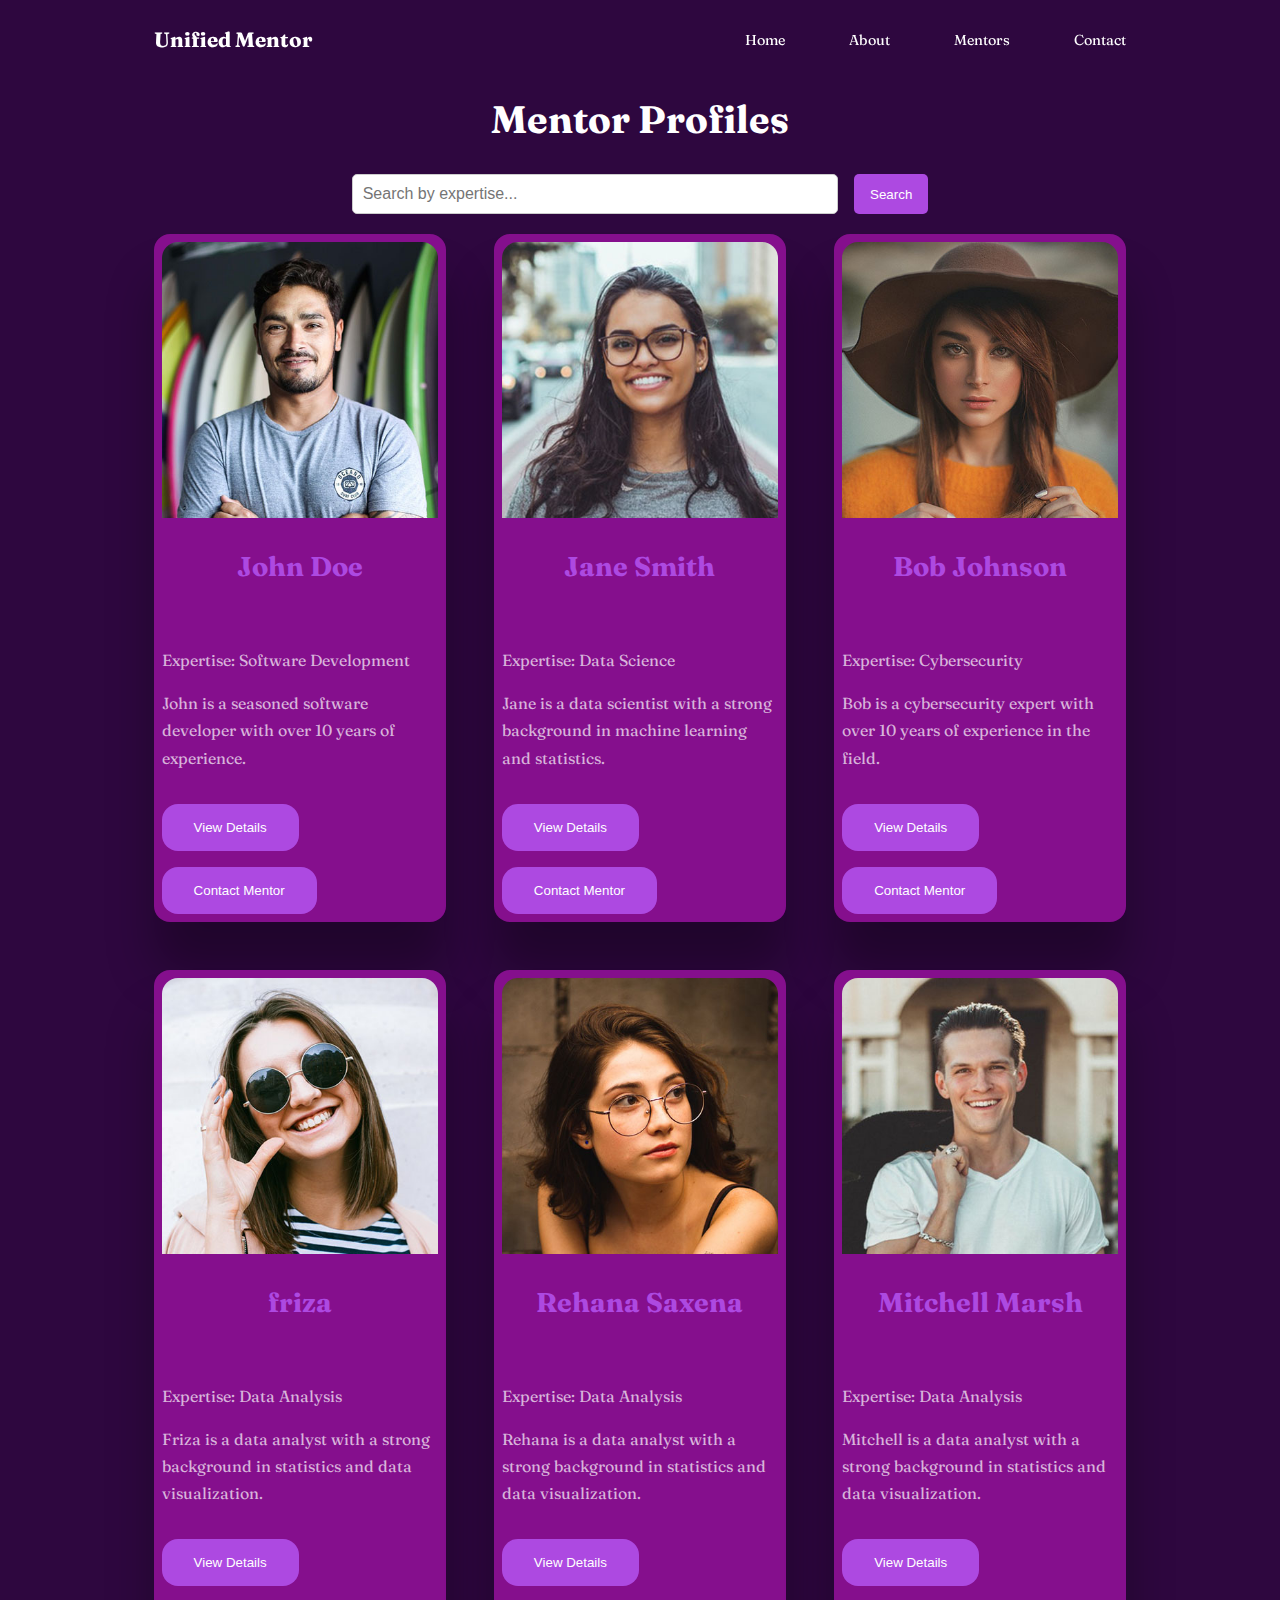
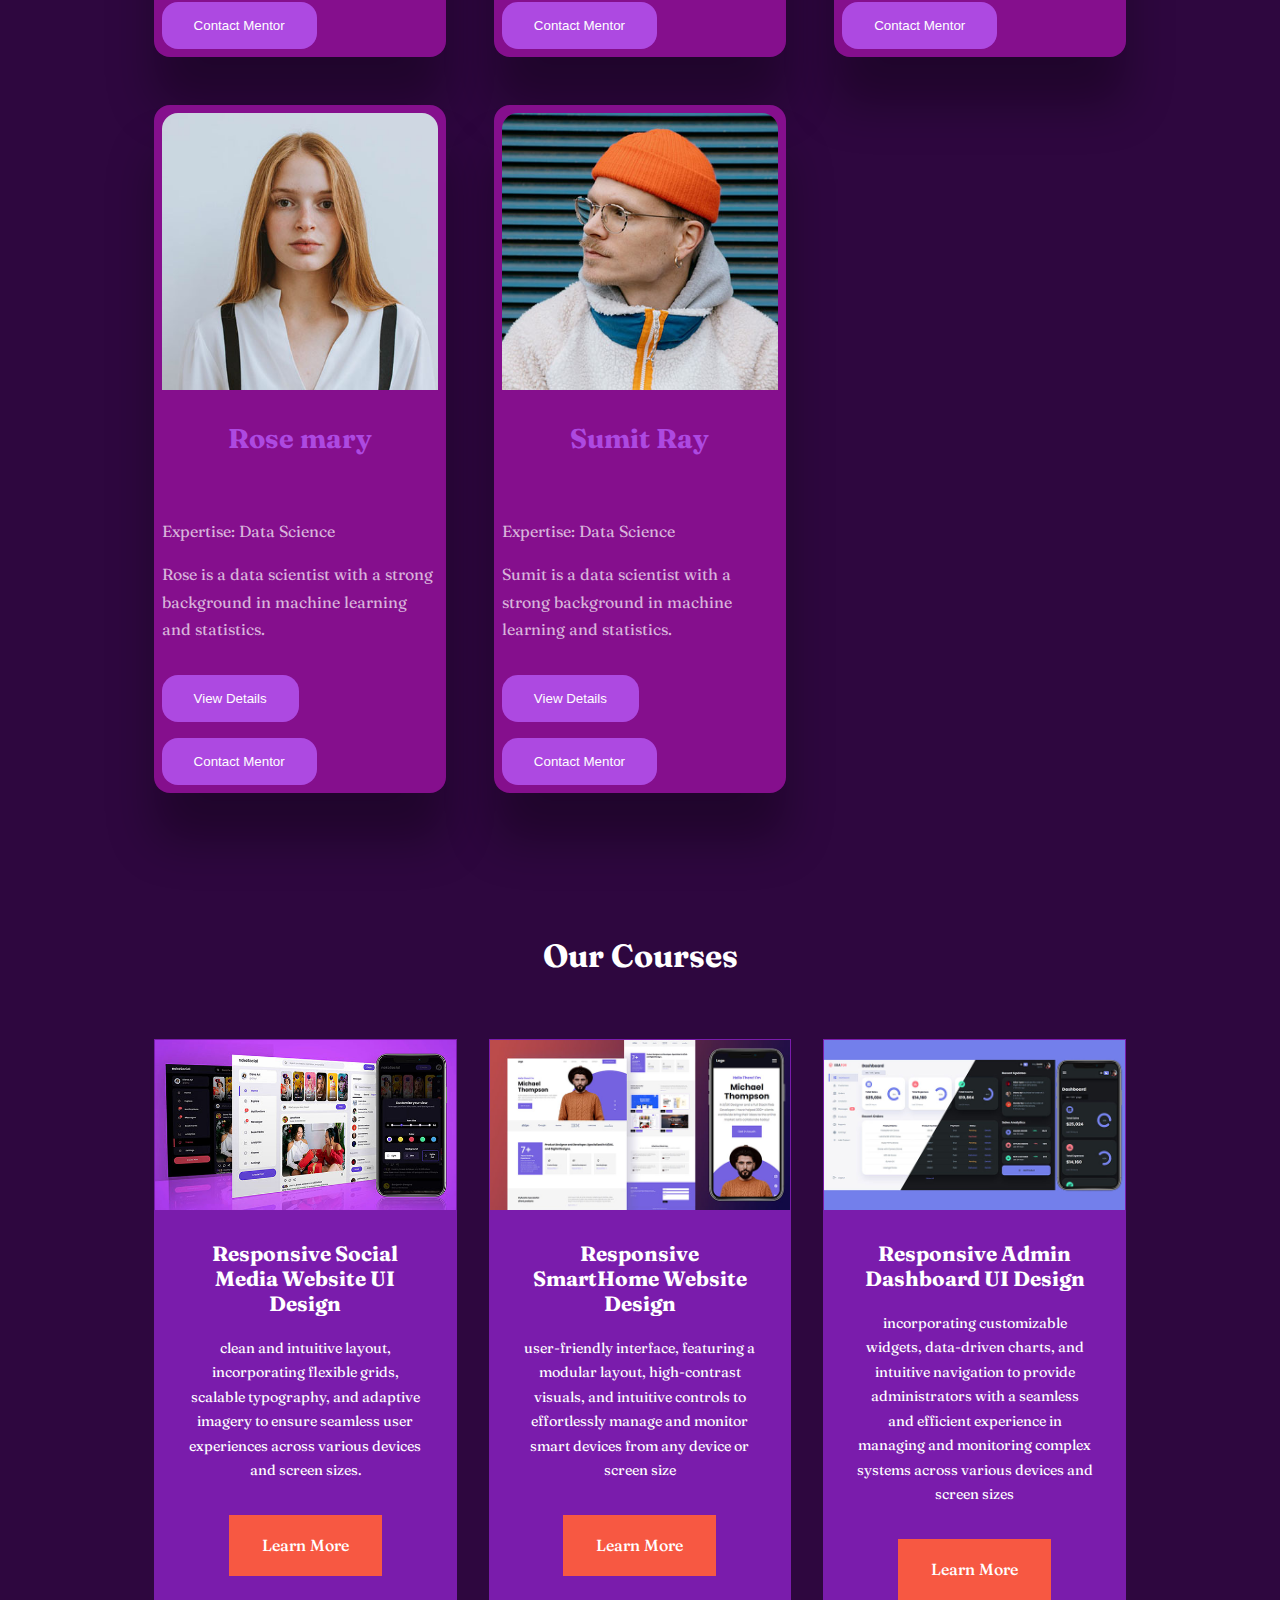
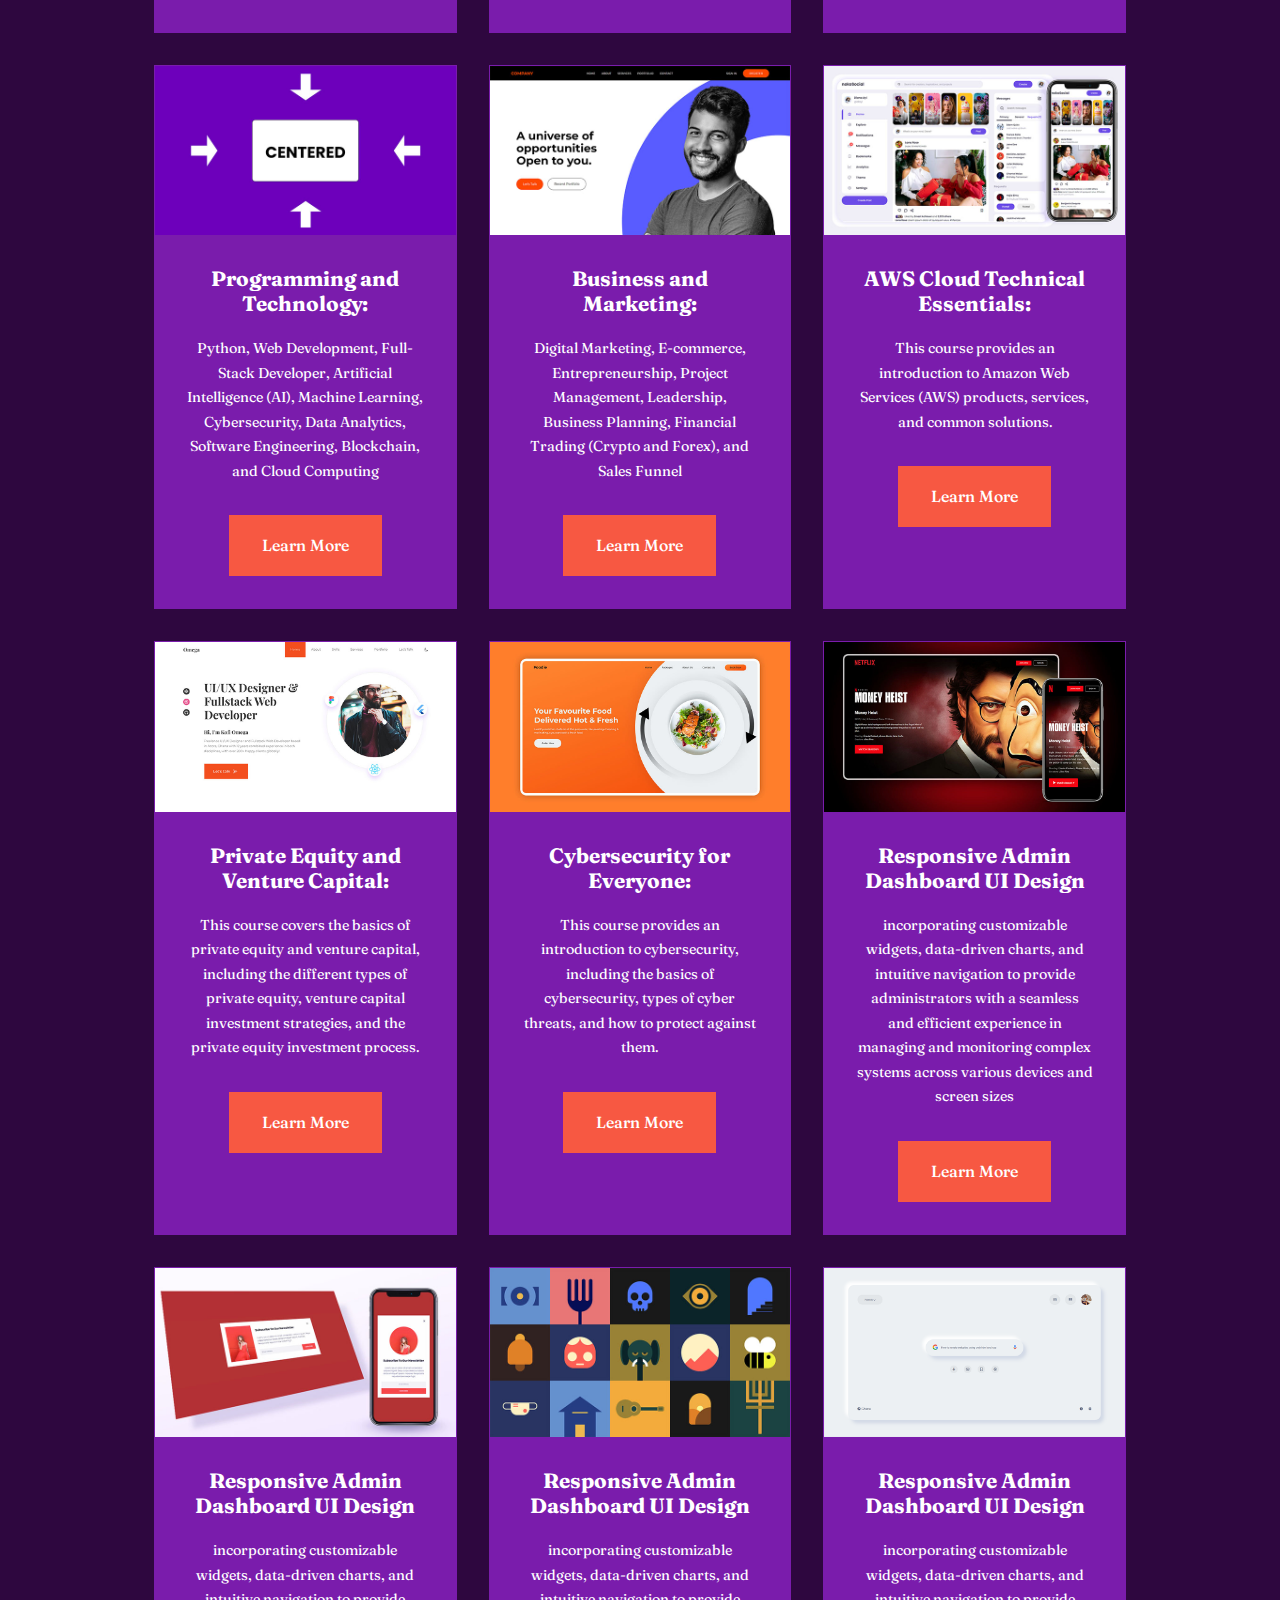
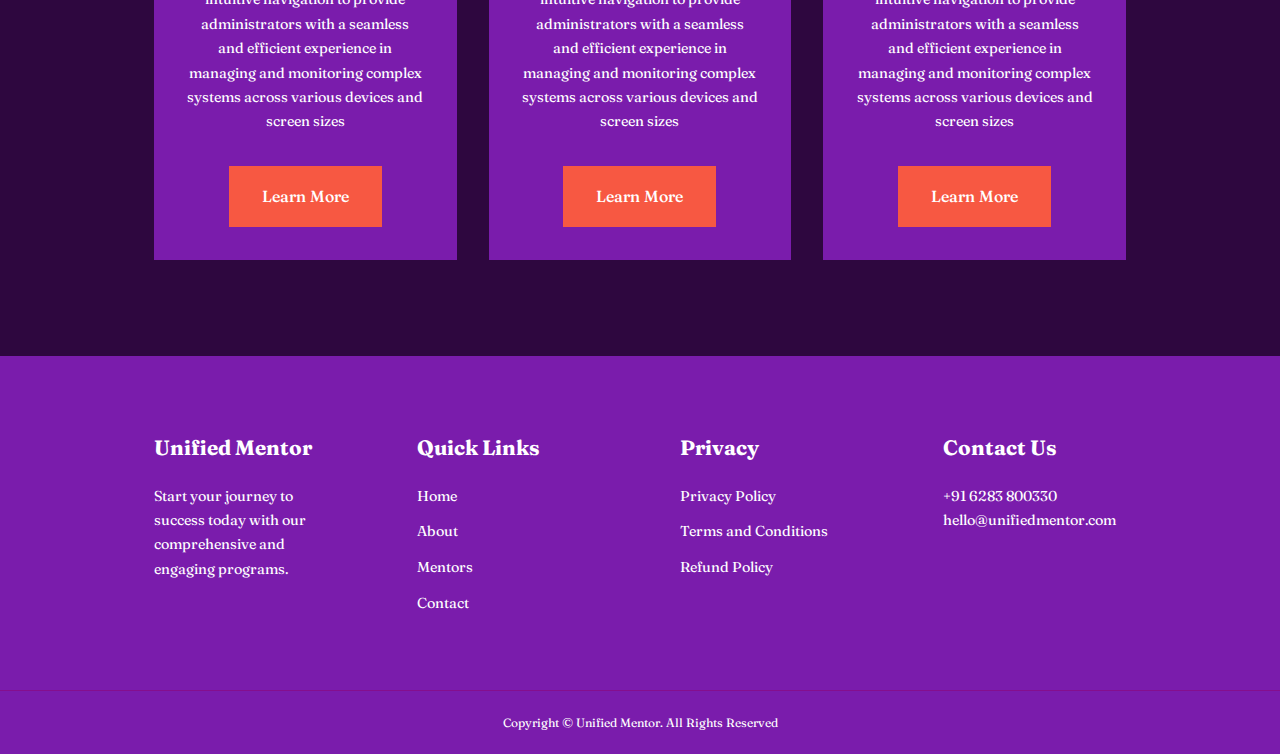
<file: mentors.html>
<!DOCTYPE html>
<html lang="en">
<head>
    <meta charset="UTF-8">
    <meta name="viewport" content="width=device-width, initial-scale=1.0">
    <!-- Icon cdn -->
    <link rel="stylesheet" href="https://cdnjs.cloudflare.com/ajax/libs/font-awesome/6.6.0/css/all.min.css" 
    integrity="sha512-Kc323vGBEqzTmouAECnVceyQqyqdsSiqLQISBL29aUW4U/M7pSPA/gEUZQqv1cwx4OnYxTxve5UMg5GT6L4JJg==" 
    crossorigin="anonymous" referrerpolicy="no-referrer" />
    <!-- Google fonts -->
    <link rel="preconnect" href="https://fonts.googleapis.com">
    <link rel="preconnect" href="https://fonts.gstatic.com" crossorigin>
    <link href="https://fonts.googleapis.com/css2?family=Fraunces:ital,opsz,wght,SOFT@0,9..144,100..900,50;1,9..144,100..900,50&display=swap" rel="stylesheet">
    <link rel="stylesheet" href="./css/style.css">
    <link rel="stylesheet" href="./css/mentors.css">
    <title>Unified Mentor - DEMO</title>
</head>
<body>
    <nav>
        <div class="container nav_container">
            <a href="index.html"><h4>Unified Mentor</h4></a>

            <ul class="nav_menu">
                <li><a href="index.html">Home</a></li>
                <li><a href="about.html">About</a></li>
                <li><a href="mentors.html">Mentors</a></li>
                <li><a href="contact.html">Contact</a></li>
            </ul>

            <button id="open-menu-btn">
                <i class="fa-solid fa-bars"></i>
            </button>

            <button id="close-menu-btn">
                <i class="fa-solid fa-xmark"></i>
            </button>
        </div>
    </nav>



    <!-- Mentor Section -->
    <section class="mentors">
        <h1>Mentor Profiles</h1>
        <div class="container">
            <div class="search-bar">
                <input type="text" id="search-input" placeholder="Search by expertise...">
                <button id="search-btn">Search</button>
            </div>
            <div class="mentor-grid">
                <!-- Mentor profiles will be generated dynamically -->
            </div>
        </div>
    
    </section>


    <!-- Modal popup for contact form -->
    <div class="modal" id="contact-modal">
        <div class="modal-content">
        <span class="close">&times;</span>
        <h2>Contact Mentor</h2>
            <form class="modal_container_form" action="#" method="post">
            <label for="name">Name:</label>
            <input type="text" id="name" name="name"><br><br>
            <label for="email">Email:</label>
            <input type="email" id="email" name="email"><br><br>
            <label for="message">Message:</label>
            <textarea id="message" name="message"></textarea><br><br>
            <input type="submit" value="Send" class="input_submit">
            </form>
        </div>
    </div>

    <!-- Modal popup for mentor details -->
    <div class="modal" id="details-modal">
        <div class="modal-content">
            <span class="close">&times;</span>
            <h2>Mentor Details</h2>
            <p id="mentor-details"></p>
        </div>
    </div>



   <!-- End of Mentor Section -->



    <section class="courses">
        <h2>Our Courses</h2>
        <div class="container courses_container">
            <article class="course">
                <div class="course_image">
                    <img src="./images/course1.jpg" alt="course number one">
                </div>
                <div class="course_info">
                    <h4>Responsive Social Media Website UI Design</h4>
                    <p>
                        clean and intuitive layout, incorporating flexible grids, scalable typography, and 
                        adaptive imagery to ensure seamless user experiences across various devices and screen sizes.
                    </p>
                    <a href="mentors.html" class="btn btn-primary">Learn More</a>
                </div>
            </article>


            <article class="course">
                <div class="course_image">
                    <img src="./images/course2.jpg" alt="course number two">
                </div>

                <div class="course_info">
                    <h4>Responsive SmartHome Website Design</h4>
                    <p>
                        user-friendly interface, featuring a modular layout, high-contrast visuals, and intuitive controls to 
                        effortlessly manage and monitor smart devices from any device or screen size
                    </p>
                    <a href="mentors.html" class="btn btn-primary">Learn More</a>
                </div>
            </article>


            <article class="course">
                <div class="course_image">
                    <img src="./images/course3.jpg" alt="course number three">
                </div>
                <div class="course_info">
                    <h4>Responsive Admin Dashboard UI Design</h4>
                    <p>
                        incorporating customizable widgets, data-driven charts, and intuitive navigation to provide administrators 
                        with a seamless and efficient experience in managing and monitoring complex systems across various devices and screen sizes
                    </p>
                    <a href="mentors.html" class="btn btn-primary">Learn More</a>
                </div>
            </article>

            <article class="course">
                <div class="course_image">
                    <img src="./images/course4.jpg" alt="course number four">
                </div>
                <div class="course_info">
                    <h4>Programming and Technology:</h4>
                    <p>
                    Python, Web Development, Full-Stack Developer, Artificial Intelligence (AI), Machine Learning, Cybersecurity, 
                    Data Analytics, Software Engineering, Blockchain, and Cloud Computing 
                    </p>
                    <a href="mentors.html" class="btn btn-primary">Learn More</a>
                </div>
            </article>


            <article class="course">
                <div class="course_image">
                    <img src="./images/course5.jpg" alt="course number five">
                </div>
                <div class="course_info">
                    <h4>Business and Marketing: </h4>
                    <p>
                        Digital Marketing, E-commerce, Entrepreneurship, Project Management, Leadership, 
                        Business Planning, Financial Trading (Crypto and Forex), and Sales Funnel 
                    </p>
                    <a href="mentors.html" class="btn btn-primary">Learn More</a>
                </div>
            </article>



            <article class="course">
                <div class="course_image">
                    <img src="./images/course6.jpg" alt="course number six">
                </div>
                <div class="course_info">
                    <h4>AWS Cloud Technical Essentials: </h4>
                    <p>
                    This course provides an introduction to Amazon Web Services (AWS) products, services, and common solutions. 
                    </p>
                    <a href="mentors.html" class="btn btn-primary">Learn More</a>
                </div>
            </article>




            <article class="course">
                <div class="course_image">
                    <img src="./images/course7.jpg" alt="course number seven">
                </div>
                <div class="course_info">
                    <h4>Private Equity and Venture Capital: </h4>
                    <p>
                        This course covers the basics of private equity and venture capital, including the different types of private equity, 
                        venture capital investment strategies, and the private equity investment process.
                    </p>
                    <a href="mentors.html" class="btn btn-primary">Learn More</a>
                </div>
            </article>





            <article class="course">
                <div class="course_image">
                    <img src="./images/course8.jpg" alt="course number eight">
                </div>
                <div class="course_info">
                    <h4>Cybersecurity for Everyone:</h4>
                    <p>
                        This course provides an introduction to cybersecurity, 
                        including the basics of cybersecurity, types of cyber threats, and how to protect against them.
                    </p>
                    <a href="mentors.html" class="btn btn-primary">Learn More</a>
                </div>
            </article>




            <article class="course">
                <div class="course_image">
                    <img src="./images/course9.jpg" alt="course number one">
                </div>
                <div class="course_info">
                    <h4>Responsive Admin Dashboard UI Design</h4>
                    <p>
                        incorporating customizable widgets, data-driven charts, and intuitive navigation to provide administrators 
                        with a seamless and efficient experience in managing and monitoring complex systems across various devices and screen sizes
                    </p>
                    <a href="mentors.html" class="btn btn-primary">Learn More</a>
                </div>
            </article>


            <article class="course">
                <div class="course_image">
                    <img src="./images/course10.jpg" alt="course number one">
                </div>
                <div class="course_info">
                    <h4>Responsive Admin Dashboard UI Design</h4>
                    <p>
                        incorporating customizable widgets, data-driven charts, and intuitive navigation to provide administrators 
                        with a seamless and efficient experience in managing and monitoring complex systems across various devices and screen sizes
                    </p>
                    <a href="mentors.html" class="btn btn-primary">Learn More</a>
                </div>
            </article>

            <article class="course">
                <div class="course_image">
                    <img src="./images/course11.jpg" alt="course number one">
                </div>
                <div class="course_info">
                    <h4>Responsive Admin Dashboard UI Design</h4>
                    <p>
                        incorporating customizable widgets, data-driven charts, and intuitive navigation to provide administrators 
                        with a seamless and efficient experience in managing and monitoring complex systems across various devices and screen sizes
                    </p>
                    <a href="mentors.html" class="btn btn-primary">Learn More</a>
                </div>
            </article>


            <article class="course">
                <div class="course_image">
                    <img src="./images/course12.jpg" alt="course number one">
                </div>
                <div class="course_info">
                    <h4>Responsive Admin Dashboard UI Design</h4>
                    <p>
                        incorporating customizable widgets, data-driven charts, and intuitive navigation to provide administrators 
                        with a seamless and efficient experience in managing and monitoring complex systems across various devices and screen sizes
                    </p>
                    <a href="mentors.html" class="btn btn-primary">Learn More</a>
                </div>
            </article>
        </div>
    </section>


    <footer class="footer">
        <div class="container footer_container">
            <div class="footer_1">
              <a href="index.html" class="footer_logo">
                  <h4>Unified Mentor</h4>
              </a>
              <p>
                  Start your journey to success today with our comprehensive and engaging programs.
              </p>
            </div>

            <div class="footer_2">
              <h4>Quick Links</h4>
              <ul class="permalinks">
                  <li><a href="index.html">Home</a></li>
                  <li><a href="about.html">About</a></li>
                  <li><a href="mentors.html">Mentors</a></li>
                  <li><a href="contact.html">Contact</a></li>
              </ul>
            </div>

            <div class="footer_3">
              <h4>Privacy</h4>
              <ul class="privacy">
                  <li><a href="#">Privacy Policy</a></li>
                  <li><a href="#">Terms and Conditions</a></li>
                  <li><a href="#">Refund Policy</a></li>
              </ul>
            </div>

            <div class="footer_4">
              <h4>Contact Us</h4>
              <div>
                  <p>+91 6283 800330</p>
                  <p>hello@unifiedmentor.com</p>
              </div>

              <ul class="footer_socials">
                  <li>
                      <a href="https://twitter.com/unifiedmentor" target="_blank">
                          <i class="fa-brands fa-twitter"></i>
                      </a>
                  </li>

                  <li>
                      <a href="https://www.facebook.com/unifiedmentor" target="_blank">
                        <i class="fa-brands fa-facebook"></i>
                      </a>
                  </li>

                   <li>
                      <a href="https://www.instagram.com/unifiedmentor/" target="_blank">
                        <i class="fa-brands fa-instagram"></i>
                      </a>
                   </li>

                   <li>
                      <a href="https://www.linkedin.com/unifiedmentor/" target="_blank">
                          <i class="fa-brands fa-linkedin"></i>
                      </a>
                    </li>
                </ul>
           </div>
      </div>
      
      <div class="footer_copyright">
          <small>Copyright &copy; Unified Mentor. All Rights Reserved</small>
      </div>
    </footer>

    

    <!-- Custom JS -->
    <script src="script.js"></script>
   
</body>
</html>
</file>
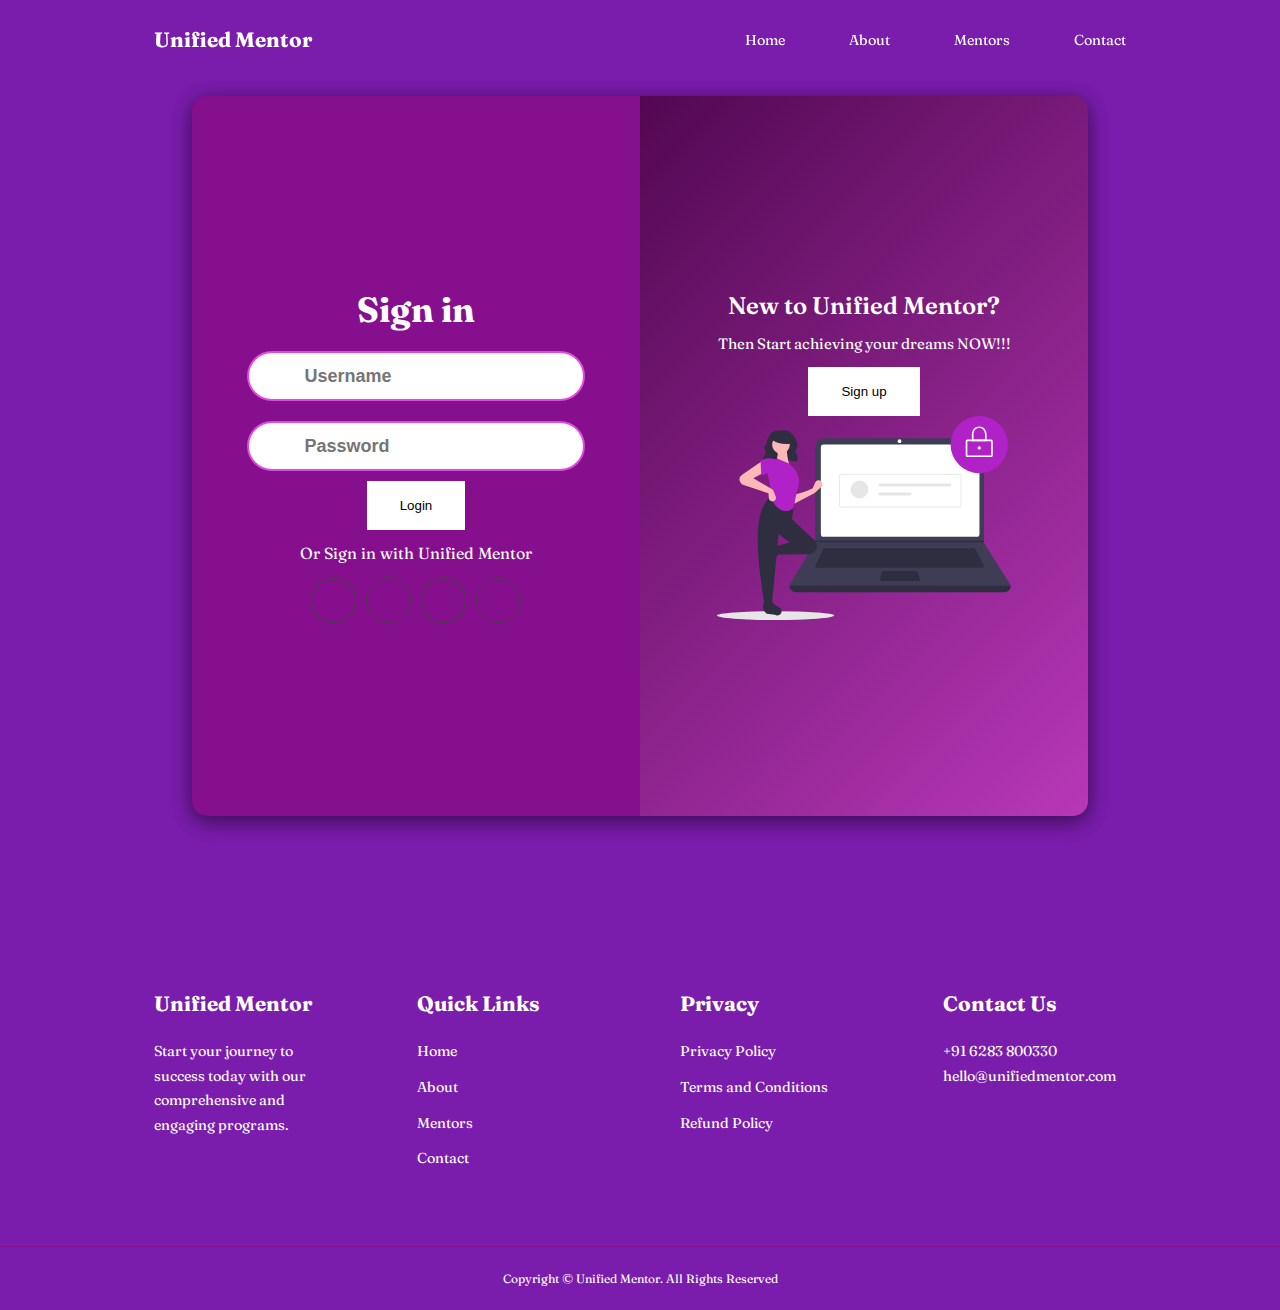
<file: signIn_Out.html>
<!DOCTYPE html>
<html lang="en">
<head>
    <meta charset="UTF-8">
    <meta http-equiv="X-UA-Compatible" content="IE=edge">
    <meta name="viewport" content="width=device-width, initial-scale=1.0">
      <!-- Icon cdn -->
      <link rel="stylesheet" href="https://cdnjs.cloudflare.com/ajax/libs/font-awesome/6.6.0/css/all.min.css" 
      integrity="sha512-Kc323vGBEqzTmouAECnVceyQqyqdsSiqLQISBL29aUW4U/M7pSPA/gEUZQqv1cwx4OnYxTxve5UMg5GT6L4JJg==" 
      crossorigin="anonymous" referrerpolicy="no-referrer" />
       <!-- Google fonts -->
    <link rel="preconnect" href="https://fonts.googleapis.com">
    <link rel="preconnect" href="https://fonts.gstatic.com" crossorigin>
    <link href="https://fonts.googleapis.com/css2?family=Fraunces:ital,opsz,wght,SOFT@0,9..144,100..900,50;1,9..144,100..900,50&display=swap" rel="stylesheet">
    <link rel="stylesheet" href="./css/style.css">
    <link rel="stylesheet" href="./css/signIn_Out.css">
    <title>signin-signup</title>
</head>
<body>
    <nav>
        <div class="container nav_container">
            <a href="index.html"><h4>Unified Mentor</h4></a>

            <ul class="nav_menu">
                <li><a href="index.html">Home</a></li>
                <li><a href="about.html">About</a></li>
                <li><a href="mentors.html">Mentors</a></li>
                <li><a href="contact.html">Contact</a></li>
            </ul>

            <button id="open-menu-btn">
                <i class="fa-solid fa-bars"></i>
            </button>

            <button id="close-menu-btn">
                <i class="fa-solid fa-xmark"></i>
            </button>
        </div>
    </nav>



    <section class="User_registration">
        <div class="containers">
            <div class="signin-signup">
                <form action="#" class="sign-in-form">
                    <h2 class="title">Sign in</h2>
                    <div class="input-field">
                        <i class="fas fa-user"></i>
                        <input type="text" placeholder="Username">
                    </div>
                    <div class="input-field">
                        <i class="fas fa-lock"></i>
                        <input type="password" placeholder="Password">
                    </div>
                    <input type="submit" value="Login" class="btn">
                    <p class="social-text">Or Sign in with Unified Mentor</p>
                    <div class="social-media">
                        <a href="https://www.facebook.com/unifiedmentor" class="social-icon">
                            <i class="fab fa-facebook"></i>
                        </a>
                        <a href="https://twitter.com/unifiedmentor" class="social-icon">
                            <i class="fab fa-twitter"></i>
                        </a>
                        <a href="https://www.instagram.com/unifiedmentor/" class="social-icon">
                            <i class="fab fa-instagram"></i>
                        </a>
                        <a href="https://www.linkedin.com/unifiedmentor/" class="social-icon">
                            <i class="fab fa-linkedin-in"></i>
                        </a>
                    </div>
                    <p class="account-text">Don't have an account? <a href="#" id="sign-up-btn2">Sign up</a></p>
                </form>
                <form action="#" class="sign-up-form">
                    <h2 class="title">Sign up</h2>
                    <div class="input-field">
                        <i class="fas fa-user"></i>
                        <input type="text" placeholder="Username">
                    </div>
                    <div class="input-field">
                        <i class="fas fa-envelope"></i>
                        <input type="text" placeholder="Email">
                    </div>
                    <div class="input-field">
                        <i class="fas fa-lock"></i>
                        <input type="password" placeholder="Password">
                    </div>
                    <input type="submit" value="Sign up" class="btn">
                    <p class="social-text">Or Sign in with Unified Mentor</p>
                    <div class="social-media">
                        <a href="https://www.facebook.com/unifiedmentor" class="social-icon">
                            <i class="fab fa-facebook"></i>
                        </a>
                        <a href="https://twitter.com/unifiedmentor" class="social-icon">
                            <i class="fab fa-twitter"></i>
                        </a>
                        <a href="https://www.instagram.com/unifiedmentor/" class="social-icon">
                            <i class="fab fa-instagram"></i>
                        </a>
                        <a href="https://www.linkedin.com/unifiedmentor/" class="social-icon">
                            <i class="fab fa-linkedin-in"></i>
                        </a>
                    </div>
                    <p class="account-text">Already have an account? <a href="#" id="sign-in-btn2">Sign in</a></p>
                </form>
            </div>
            <div class="panels-container">
                <div class="panel left-panel">
                    <div class="content">
                        <h3>Already member of Unified Mentor?</h3>
                        <p>Then quickly log in and Hope in the best learning Experience</p>
                        <button class="btn" id="sign-in-btn">Sign in</button>
                    </div>
                    <img src="./images/undraw_step_to_the_sun_nxqq.svg" alt="" class="image">
                </div>
                <div class="panel right-panel">
                    <div class="content">
                        <h3>New to Unified Mentor?</h3>
                        <p>Then Start achieving your dreams NOW!!!</p>
                        <button class="btn" id="sign-up-btn">Sign up</button>
                    </div>
                    <img src="./images/undraw_secure_login_pdn4.svg" alt="" class="image">
                </div>
            </div>
        </div>
    </section>

    <footer class="footer">
        <div class="container footer_container">
            <div class="footer_1">
                <a href="index.html" class="footer_logo">
                    <h4>Unified Mentor</h4>
                </a>
                <p>
                    Start your journey to success today with our comprehensive and engaging programs.
                </p>
            </div>

            <div class="footer_2">
                <h4>Quick Links</h4>
                <ul class="permalinks">
                    <li><a href="index.html">Home</a></li>
                    <li><a href="about.html">About</a></li>
                    <li><a href="mentors.html">Mentors</a></li>
                    <li><a href="contact.html">Contact</a></li>
                </ul>
            </div>

            <div class="footer_3">
                <h4>Privacy</h4>
                <ul class="privacy">
                    <li><a href="#">Privacy Policy</a></li>
                    <li><a href="#">Terms and Conditions</a></li>
                    <li><a href="#">Refund Policy</a></li>
                </ul>
            </div>

            <div class="footer_4">
                <h4>Contact Us</h4>
                <div>
                    <p>+91 6283 800330</p>
                    <p>hello@unifiedmentor.com</p>
                </div>

                <ul class="footer_socials">
                    <li>
                        <a href="https://twitter.com/unifiedmentor" target="_blank">
                            <i class="fa-brands fa-twitter"></i>
                        </a>
                    </li>

                    <li>
                        <a href="https://www.facebook.com/unifiedmentor" target="_blank">
                          <i class="fa-brands fa-facebook"></i>
                        </a>
                    </li>

                    <li>
                        <a href="https://www.instagram.com/unifiedmentor/" target="_blank">
                          <i class="fa-brands fa-instagram"></i>
                        </a>
                    </li>

                    <li>
                        <a href="https://www.linkedin.com/unifiedmentor/" target="_blank">
                            <i class="fa-brands fa-linkedin"></i>
                        </a>
                    </li>
                </ul>
            </div>
        </div>
        
        <div class="footer_copyright">
            <small>Copyright &copy; Unified Mentor. All Rights Reserved</small>
        </div>
    </footer>

    <script src="script.js"></script>
    <script>
        //for log in and registration page
        const sign_in_btn = document.querySelector("#sign-in-btn");
        const sign_up_btn = document.querySelector("#sign-up-btn");
        const container = document.querySelector(".containers");
        const sign_in_btn2 = document.querySelector("#sign-in-btn2");
        const sign_up_btn2 = document.querySelector("#sign-up-btn2");
        sign_up_btn.addEventListener("click", () => {
        container.classList.add("sign-up-mode");
        });
        sign_in_btn.addEventListener("click", () => {
        container.classList.remove("sign-up-mode");
        });
        sign_up_btn2.addEventListener("click", () => {
        container.classList.add("sign-up-mode2");
        });
        sign_in_btn2.addEventListener("click", () => {
        container.classList.remove("sign-up-mode2");
        });
    </script>
</body>
</html>
</file>
<file: css/style.css>
* {
    box-sizing: border-box;
    margin:0;
    padding:0;
    border:0;
    outline:0;
    text-decoration: none;
    list-style:none;
}

:root {
    --color-primary: #AD49E1;
    --color-success: #00bf8e;
    --color-warning: #f7c94b;
    --color-danger: #f75842;
    --color-danger-variant: rgba(247, 88, 66, 0.4);
    --color-white: #fff;
    --color-light: rgba(255, 255, 255, 0.7);
    --color-black: #000;
    --color-bg: #2E073F;
    --color-bg1: #7A1CAC;
    --color-bg2: #850F8D;

    --container-width-lg: 76%;
    --container-width-md: 90%;
    --container-width-sm: 94%;

    --transition: all 400ms ease;
}

body {
    font-family: "Fraunces", serif;
    line-height: 1.7;
    color: var(--color-white);
    background-color: var(--color-bg);
}

.container{
    width: var(--container-width-lg);
    margin: 0 auto;
}

section {
    padding: 6rem 0;
}

section h2 {
    text-align: center;
    margin-bottom: 4rem;
}

h1,h2,h3,h4,h5 {
    line-height: 1.2;
}

h1 {
    font-size: 2.4rem;
}

h2 {
    font-size: 2rem;
}

h3 {
    font-size:1.6rem;
}

h4 {
    font-size: 1.3rem;
}

a {
    color: var(--color-white);
}

img {
    width: 100%;
    display: block;
    object-fit: cover;
}

.btn {
   display: inline-block;
   background: var(--color-white); 
   color:var(--color-black);
   padding: 1rem 2rem;
   border: 1px solid transparent;
   font-weight: 500;
   transition: var(--transition);
}

.btn:hover {
    background: transparent;
    color: var(--color-white);
    border-color: var(--color-white);
}

.btn-primary {
    background: var(--color-danger);
    color: var(--color-white);
}

/* ==================
    NAVBAR
===================== */

nav {
    background-color: transparent;
    width: 100vw;
    height: 5rem;
    position: fixed;
    top:0;
    z-index:11;
}


/* Change the nav scroll at the time of scroll using JS */
.window-scroll {
    background: var(--color-primary);
    box-shadow:0 1rem 2rem rgba(0, 0, 0 , 0.2)
}


.nav_container {
    height: 100%;
    display: flex;
    justify-content: space-between;
    align-items: center;
}

nav button {
    display: none;
}

.nav_menu {
    display: flex;
    align-items: center;
    gap: 4rem;
}

.nav_menu a {
    font-size: 0.9rem;
    transition: var(--transition);
}

.nav_menu a:hover {
    color: var(--color-bg2);
}

/* ==================
    HEADER
===================== */
header {
    position: relative;
    top: 5rem;
    overflow: hidden;
    height: 80vh;
    margin-bottom: 5rem;
}

.header_container {
    display: grid;
    grid-template-columns: 1fr 1fr;
    align-items: center;
    gap: 5rem;
    height: 100%;
}

.header_left p {
    margin: 1rem 0 2.4rem;
}


/* ==================
   CATEGORIES
===================== */

.categories {
    background: var(--color-bg1);
}

.categories h1 {
    line-height: 1;
    margin-bottom: 3rem;
}

.categories_container {
    display: grid;
    grid-template-columns: 40% 60%;
}

.categories_left {
    margin-right: 4rem;
}

.categories_left p {
    margin: 1rem 0 3rem;
}

.categories_right {
    display: grid;
    grid-template-columns: repeat(3, 1fr);
    gap: 1.2rem;
}

.category {
    background: var(--color-bg2);
    padding: 2rem;
    border-radius: 2rem;
    transition: var(--transition);
}

.category:hover {
    box-shadow: 0 3rem 3rem rgba(225, 91, 91, 0.3);
    z-index:1;
}

.category:nth-child(2) .category_icon {
    background: var(--color-danger);
}

.category:nth-child(3) .category_icon {
    background: var(--color-success);
}

.category:nth-child(4) .category_icon {
    background: var(--color-warning);
}

.category:nth-child(5) .category_icon {
    background: var(--color-success);
}

.category_icon {
    background: var(--color-primary);
    padding: 0.7rem;
    border-radius: 0.9rem;
}

.category h5 {
    margin: 2rem 0 1rem;
}

.category p {
    font-size: 0.85rem;
}

/* ==================
   COURSES
===================== */

.courses {
    margin-top:1rem;
}

.courses_container {
    display: grid;
    grid-template-columns: repeat(3, 1fr);
    gap: 2rem;
}

.course {
    background: var(--color-bg1);
    text-align: center;
    border: 1px solid transparent;
    transition: var(--transition);
}

.course:hover {
    background: transparent;
    border-color: var(--color-primary);
}

.course_info {
    padding: 2rem;
}

.course_info p {
    margin: 1.2rem 0 2rem;
    font-size:0.9rem;
}

/* ==================
    FAQs
===================== */

.faqs {
    background: var(--color-bg1);
    box-shadow:inset 0 0 3rem rgba(0, 0, 0, 0.5);
}

.faqs_container {
    display: grid;
    grid-template-columns: 1fr 1fr;
    gap: 1rem;
}

.faq {
    padding: 2rem;
    display: flex;
    align-items: center;
    gap: 1.4rem;
    height:fit-content;
    background: var(--color-primary);
    cursor: pointer;
}

.faq h4 {
    font-size: 1rem;
    line-height: 2.2;
}

.faq_icon {
    align-self: flex-start;
    font-size: 1.2rem;
}

.faq p {
    margin-top: 0.8rem;
    display: none;
}

.faq.open p {
    display: block;
}

/* ==================
    TESTIMONIALS
===================== */


.testimonials_container{
    overflow-x: hidden;
    position: relative;
    margin-bottom: 5rem;
}

.testimonials {
    padding-top: 2rem;
}

.avatar {
    width: 6rem;
    height:6rem;
    border-radius:50%;
    overflow: hidden;
    margin: 0 auto 1rem;
    border: 1rem solid var(--color-bg1);
}

.testimonial_info {
    text-align: center;
}

.testimonial_body {
    background: var(--color-primary);
    padding: 2rem;
    margin-top: 3rem;
    position: relative;
}

.testimonial_body::before {
    content: "";
    display: block;
    width: 3rem;
    height: 3rem;
    background: linear-gradient(
        135deg,
        transparent,
        var(--color-primary),
        var(--color-primary),
        var(--color-primary)
    );
    position: absolute;
    left: 50%;
    top: -1.5rem;
    transform: rotate(45deg);
}

/* ==================
    FOOTER
===================== */

footer {
    background: var(--color-bg1);
    padding-top: 5rem;
    font-size: 0.9rem;
}

.footer_container {
    display: grid;
    grid-template-columns: repeat(4, 1fr);
    gap: 5rem;
}

.footer_container > div h4 {
    margin-bottom: 1.4rem;
}

.footer_1 p {
    margin: 0 0 2rem;
}

footer ul li {
    margin-bottom: 0.7rem;
}

footer ul li a:hover {
    text-decoration: underline;
}

.footer_socials {
    display: flex;
    gap: 1rem;
    font-size: 1.2rem;
    margin-top: 2rem;
}

.footer_copyright {
    text-align: center;
    margin-top: 4rem;
    padding: 1.2rem 0;
    border-top: 1px solid var(--color-bg2);
}







/* MEDIA QUERIES */

@media screen and (max-width: 1024px) {
    .container {
        width: var(--container-width-md);
    }

    h1 {
        font-size: 2.2rem;
    }

    h2 {
        font-size: 1.7rem;
    }

    h3 {
        font-size:1.4rem;
    }

    h4 {
        font-size: 1.2rem;
    }

    /* NAVBAR */

    nav button {
        display: inline-block;
        background: transparent;
        font-size: 1.8rem;
        color: var(--color-white);
        cursor: pointer;
    }

    nav button#close-menu-btn {
        display: none;
    }

    .nav_menu {
        position: fixed;
        top: 5rem;
        right: 5%;
        height: fit-content;
        width: 18rem;
        flex-direction: column;
        gap: 0;
        display: none;
    }

    .nav_menu li {
        width: 100%;
        height: 5.8rem;
        animation: animateNavItems 400ms linear forwards;
        transform-origin: top right;
        opacity: 0;
    }

    .nav_menu li:nth-child(2) {
        animation-delay: 200ms;
    }

    .nav_menu li:nth-child(3) {
        animation-delay: 400ms;
    }

    .nav_menu li:nth-child(4) {
        animation-delay: 600ms;
    }

    @keyframes animateNavItems {
        0% {
            transform: rotateZ(-90deg) rotateX(90deg) scale(0.1);
        }

        100% {
            transform: rotateZ(0) rotateX(0) scale(1);
            opacity: 1;
        }
    }

    .nav_menu li a {
        background: var(--color-primary);
        box-shadow: -4rem 6rem 10rem rgba(0, 0, 0, 0.6);
        width: 100%;
        height: 100%;
        display: grid;
        place-items: center;
    }

    .nav_menu li a:hover {
        background: var(--color-bg2);
        color: var(--color-white);
    }

    /* HEADER */

    header {
        /* height: 52vh; */
        margin-top: 4rem;
    }

    .header_container {
        gap: 0;
        padding-bottom: 3rem;
    }

    /* CATEGORIES */

    .categories {
        height: auto;
    }

    .categories_container {
        grid-template-columns: 1fr;
        gap: 3rem;
    }

    .categories_left {
        margin-right: 0;
    }

    /* POPULAR COURSES */

    .courses {
        margin-top: 0;
    }

    .courses_container {
        grid-template-columns: 1fr 1fr;
    }

    /* FAQs */

    .faqs_container {
        grid-template-columns: 1fr;
    }

    .faq {
        padding: 1.5rem;
    }

    /* FOOTER */

    .footer_container {
        grid-template-columns: 1fr 1fr;
    }

}


@media screen and (max-width: 600px) {
    .container {
        width: var(--container-width-sm);
    }

    /* NAVBAR */

    .nav_menu {
        right: 3%;
        width: 14rem;
    }

    /* HEADER */

    header {
        height: 100vh;
    }

    .header_container {
        grid-template-columns: 1fr;
        text-align: center;
        margin-top: 0;
    }

    .header_left p {
        margin-bottom: 1.3rem;
    }

    .header_img {
        width: 60%;
        margin: 0 auto;
    }

    /* CATEGORIES */

    .categories_right {
        grid-template-columns: 1fr 1fr;
        gap: 0.7rem;
    }

    .category {
        padding: 1rem;
        border-radius: 1rem;
    }

    .category_icon {
        margin-top: 4px;
        display: inline-block;
    }

    /* POPULAR COURSES */

    .courses_container {
        grid-template-columns: 1fr;
    }

    /* TESTIMONIALS */

    .testimonials_container {
        padding: 1rem;
    }

    /* FOOTER */

    .footer_container {
        grid-template-columns: 1fr;
        text-align: center;
        gap: 2rem;
    }

    .footer_1 p {
        margin: 1rem auto;
    }

    .footer_socials {
        justify-content: center;
    }

}
</file>
<file: css/about.css>
/* ACHIEVEMENTS */

.about_achievements {
    margin-top: 3rem;
}

.about_achievements-container {
    display: grid;
    grid-template-columns: 40% 60%;
    gap: 5rem;
}

.about_achievements-right > p {
    margin: 1.6rem 0 2.5rem;
}


.achievements_cards {
    display: grid;
    grid-template-columns: repeat(3, 1fr);
    gap: 1.5rem;
}

.achievement_card {
    background: var(--color-bg1);
    padding: 1.6rem;
    border-radius: 1rem;
    text-align: center;
    transition: var(--transition);
}

.achievement_card:hover {
    background: var(--color-bg2);
    box-shadow: 0 3rem 3rem rgba(0, 0, 0, 0.3);
}

.achievement_icon {
    background: var(--color-danger);
    padding: 0.6rem;
    border-radius: 1rem;
    display: inline-block;
    margin-bottom: 2rem;
    font-size: 2rem;
}

.achievement_card:nth-child(2) .achievement_icon {
    background: var(--color-success);
}

.achievement_card:nth-child(3) .achievement_icon {
    background: var(--color-primary);
}

.achievement_card p {
    margin-top: 1rem;
}

/* TEAM */

.team {
    background: var(--color-bg1);
    box-shadow: inset 0 0 3rem rgba(0, 0, 0, 0.5);
}

.team_container {
    display: grid;
    grid-template-columns: repeat(4, 1fr);
    gap: 2rem;
}

.team_member {
    background: var(--color-bg2);
    padding: 2rem;
    border: 1px solid transparent;
    transition: var(--transition);
    position: relative;
    overflow: hidden;
}

.team_member:hover {
    background: transparent;
    border-color: var(--color-primary);
}

.team_member-image img {
    filter: saturate(0);
}

.team_member:hover img {
    filter: saturate(1);
}

.team_member-info * {
    text-align: center;
    margin-top: 1.4rem;
}

.team_member-info p {
    color: var(--color-light);
}

.team_member-socials {
    position: absolute;
    top: 50%;
    right: -100%;
    transform: translate(0, -50%);
    display: flex;
    flex-direction: column;
    background: var(--color-primary);
    border-radius: 1rem 0 0 1rem;
    box-shadow: -2rem 0 2rem rgba(0, 0, 0, 0.3);
    transition: var(--transition);
}

.team_member-socials a {
    padding: 1rem;
}

.team_member:hover .team_member-socials {
    right: 0;
}

/* MEDIA QUERIES */

@media screen and (max-width: 1024px) {
    .about_achievements {
        margin-top: 2rem;
    }

    .about_achievements-container {
        grid-template-columns: 1fr;
        gap: 4rem;
    }

    .about_achievements-left {
        width: 80%;
        margin: 0 auto;
    }

    .team_container {
        grid-template-columns: repeat(3, 1fr);
        gap: 1.5rem;
    }

    .team_member {
        padding: 1rem;
    }
}

@media screen and (max-width: 600px) {
    .achievements_cards {
        grid-template-columns: 1fr 1fr;
        gap: 0.7rem;
    }

    .team_container {
        grid-template-columns: 1fr 1fr;
        gap: 0.7rem;
    }

    .team_member {
        padding: 0;
    }

    .team_member p {
        margin-bottom: 1.5rem;
    }
}
</file>
<file: css/contact.css>
.contact_container {
    background: var(--color-bg1);
    padding: 4rem;
    display: grid;
    grid-template-columns: 40% 60%;
    gap: 4rem;
    height: 30rem;
    margin: 7rem auto;
    border-radius: 1rem;
}

/* aside */
.contact_aside {
    background: var(--color-primary);
    padding: 3rem;
    border-radius: 1rem;
    position: relative;
    bottom: 10rem;
}

.contact_aside h2 {
    text-align: left;
    margin-bottom: 1rem;
}

.contact_aside p {
    font-size: 0.9rem;
    margin-bottom: 2rem;
}

.contact_details li {
    display: flex;
    gap: 0.5rem;
    margin-bottom: 0.7rem;
 
}

.contact_socials {
    display: flex;
    gap: 1rem;
    margin-top: 3rem;
   
}

.contact_socials li a i {
    padding: 10px;
	font-size: 1rem;
	border-radius: 50%;
}

.contact_socials li a i:hover {
    cursor: pointer;
    box-shadow: 0px 0px 6px 4px rgba(230, 196, 196, 0.3);
}

.contact_details svg {
    color: var(--color-white);
    font-size: 1.2rem;
}

.contact_form {
    display: flex;
    flex-direction: column;
    gap: 1.2rem;
    margin-right: 4rem;
}

input, textarea {
    width: 100%;
    padding: 1rem;
    border-radius: 0.5rem;
    background: transparent;
    border: 2px solid var(--color-primary);
    resize: none;
    color: var(--color-white);
}

/* media queries */

@media screen and (max-width: 1024px) {
    .contact_container {
        grid-template-columns: 1fr;
        gap: 2rem;
        margin-top: 3rem;
        height: auto;
    }

    .contact_aside {
        width: auto;
        padding: 1.5rem;
        bottom: 0;
    }

    .contact_form {
        align-items: center;
        margin: 0;
    }
}

@media screen and (max-width: 600px) {
    .contact_container {
        gap: 1.5rem;
        margin-top: 0;
        height: auto;
        padding: 1.5rem;
    }
}
</file>
<file: css/mentors.css>
/* mentor grid */
.mentors {
  margin-top: 4rem;
  padding: 2rem 0;
}

.mentor-grid {
  display: grid;
  grid-template-columns: repeat(1, 1fr);
  gap: 3rem;
}

.mentors h1 {
  margin-bottom: 2rem;
  text-align: center;
}

.mentor-profile {
  background-color: var(--color-bg2);
  padding: 0.5rem;
  border-radius: 1rem;
  box-shadow: 0 3rem 3rem rgba(0, 0, 0, 0.3);
  transition: transform 0.3s ease-in-out;
}

.mentor-profile:hover {
  transform: translateY(-10px);
  box-shadow: 0 4rem 4rem rgba(0, 0, 0, 0.4);
}

.mentor-profile img {
width: 50%;
height: 250px;
object-fit: cover;
border-radius: 1rem 1rem 0 0;
display: block;
margin: 0 auto;
}

.mentor-profile h2 {
margin-top: 2rem;
font-size: 1.7rem;
color: var(--color-primary);
}

.mentor-profile p {
margin-bottom: 1rem;
font-size: 1rem;
color: var(--color-light);
}


/* modal */

.modal {
display: none;
position: fixed;
z-index: 1;
padding-top: 100px;
left: 0;
top: 0;
width: 100%;
height: 100%;
overflow: auto;
background-color: rgba(0,0,0,0.4);
}

.modal-content {
background-color: var(--color-bg2);
margin: auto;
padding: 2rem;
border-radius: 1rem;
box-shadow: 0 3rem 3rem rgba(0, 0, 0, 0.3);
width: 30%;
}


.close {
color: var(--color-primary);
float: right;
font-size: 1.7rem;
font-weight: bold;
transition: var(--transition);
}

.close:hover,
.close:focus {
color: var(--color-white);
background-color: var(--color-primary);
border-radius: 50%;
cursor: pointer;
}

.view-details,
.contact-mentor {
background-color: var(--color-primary);
color: var(--color-white);
border: none;
margin-top:1rem;
padding: 1rem 2rem;
border-radius: 1rem;
cursor: pointer;
transition: var(--transition);
}

.view-details:hover,
.contact-mentor:hover {
background-color: var(--color-bg1);

}

/* modal form */
.modal_container_form {
display: flex;
flex-direction: column;
align-items: flex-start;
gap: 0.3rem;
}

.modal_container_form label {
font-size: 0.9rem;
}

.modal_container_form #name,
.modal_container_form #email,
.modal_container_form textarea {
padding: 0.2rem;
border-radius: 0.5rem;
border: 1px solid var(--color-primary);
resize: none;
}


.input_submit {
background-color: var(--color-primary);
width: 50%;
color: var(--color-white);
padding: 1rem 3rem;
border-radius: 1rem;
cursor: pointer;
transition: var(--transition);
}

.input_submit:hover {
background-color: var(--color-bg1);
}

/* Search bar */
.search-bar {
  display: flex;
  justify-content: center;
  margin-bottom: 20px;
}

#search-input {
width: 50%;
padding: 10px;
font-size: 16px;
border: 1px solid #ccc;
border-radius: 5px;
}

#search-btn {
  background-color:var(--color-primary); ;
  color:var(--color-white);
  padding: 0.3rem 1rem;
  margin-left: 1rem;
  border: none;
  border-radius: 5px;
  cursor: pointer;
  transition: var(--transition);
}

#search-btn:hover {
  background-color: var(--color-bg1);
}


@media (max-width: 768px) {
  #search-input {
    width: 100%;
  }
    
}







/* media queries for mentor grid */
@media (min-width: 768px) {
.mentor-grid {
grid-template-columns: repeat(2, 1fr);
}
}

@media (min-width: 992px) {
.mentor-grid {
grid-template-columns: repeat(3, 1fr);
}

.mentor-profile img {
width: 100%;
height: auto;
}
}

/* Media queries for modal and modal form */
@media (max-width: 768px) {
.modal-content {
width: 100%;
}
.modal_container_form {
gap: 0.5rem;
}
.modal_container_form label {
font-size: 1rem;
}


.modal_container_form #name,
.modal_container_form #email,
.modal_container_form textarea {
padding: 0;
}

.input_submit {
width: 70%;
}
}

@media (max-width: 992px) {
.modal-content {
width: 60%;
}
.modal_container_form {
gap: 0.7rem;
}
.modal_container_form label {
font-size: 1.1rem;
}

.input_submit {
width: 100%;
}
}
</file>
<file: css/signIn_Out.css>
/* user sign in and sign up form */
.User_registration {
    display: flex;
    align-items: center;
    justify-content: center;
    min-height: 100vh;
    background: var(--color-bg1);
}
.containers {
    position: relative;
    width: 70vw;
    height: 80vh;
    background: var(--color-bg2);
    border-radius: 15px;
    box-shadow: 0 4px 20px 0 rgba(0, 0, 0, 0.3), 0 6px 20px 0 rgba(0, 0, 0, 0.3);
    overflow: hidden;
}
.containers::before {
    content: "";
    position: absolute;
    top: 0;
    left: -50%;
    width: 100%;
    height: 100%;
    background: linear-gradient(-45deg, #df4adf, #520852);
    z-index: 6;
    transform: translateX(100%);
    transition: 1s ease-in-out;
}
.signin-signup {
    position: absolute;
    top: 0;
    left: 0;
    width: 100%;
    height: 100%;
    display: flex;
    align-items: center;
    justify-content: space-around;
    z-index: 5;
}
form {
    display: flex;
    align-items: center;
    justify-content: center;
    flex-direction: column;
    width: 40%;
    min-width: 238px;
    padding: 0 10px;
}
form.sign-in-form {
    opacity: 1;
    transition: 0.5s ease-in-out;
    transition-delay: 1s;
}
form.sign-up-form {
    opacity: 0;
    transition: 0.5s ease-in-out;
    transition-delay: 1s;
}
.title {
    font-size: 35px;
    color: var(--color-white);
    margin-bottom: 10px;
}
.input-field {
    width: 100%;
    height: 50px;
    background: var(--color-white);
    margin: 10px 0;
    border: 2px solid #df4adf;
    border-radius: 50px;
    display: flex;
    align-items: center;
}
.input-field i {
    flex: 1;
    text-align: center;
    color: #666;
    font-size: 18px;
}
.input-field input {
    flex: 5;
    background: none;
    border: none;
    outline: none;
    width: 100%;
    font-size: 18px;
    font-weight: 600;
    color: #444;
}



.social-text {
    margin: 10px 0;
    font-size: 16px;
}
.social-media {
    display: flex;
    justify-content: center;
}
.social-icon {
    height: 45px;
    width: 45px;
    display: flex;
    align-items: center;
    justify-content: center;
    border: 1px solid #444;
    border-radius: 50px;
    margin: 0 5px;
}
a {
    text-decoration: none;
}
.social-icon:hover {
    cursor: pointer;
    box-shadow: 0px 0px 6px 4px rgba(230, 196, 196, 0.3);
}
.panels-container {
    position: absolute;
    top: 0;
    left: 0;
    width: 100%;
    height: 100%;
    display: flex;
    align-items: center;
    justify-content: space-around;
}
.panel {
    display: flex;
    flex-direction: column;
    align-items: center;
    justify-content: space-around;
    width: 35%;
    min-width: 238px;
    padding: 0 10px;
    text-align: center;
    z-index: 6;
}
.left-panel {
    pointer-events: none;
}
.content {
    transition: 1.1s ease-in-out;
    transition-delay: 0.5s;
}
.panel h3 {
    font-size: 24px;
    font-weight: 600;
}
.panel p {
    font-size: 15px;
    padding: 10px 0;
}
.image {
    width: 100%;
    transition: 1.1s ease-in-out;
    transition-delay: 0.4s;
}
.left-panel .image,
.left-panel .content {
    transform: translateX(-200%);
}
.right-panel .image,
.right-panel .content {
    transform: translateX(0);
}
.account-text {
    display: none;
}
/*Animation*/
.containers.sign-up-mode::before {
    transform: translateX(0);
}
.containers.sign-up-mode .right-panel .image,
.containers.sign-up-mode .right-panel .content {
    transform: translateX(200%);
}
.containers.sign-up-mode .left-panel .image,
.containers.sign-up-mode .left-panel .content {
    transform: translateX(0);
}
.containers.sign-up-mode form.sign-in-form {
    opacity: 0;
}
.containers.sign-up-mode form.sign-up-form {
    opacity: 1;
}
.containers.sign-up-mode .right-panel {
    pointer-events: none;
}
.containers.sign-up-mode .left-panel {
    pointer-events: all;
}
/*Responsive*/
@media (max-width:779px) {
    .containers {
        width: 100vw;
        height: 100vh;
    }
}
@media (max-width:635px) {
    .containers::before {
        display: none;
    }
    form {
        width: 80%;
    }
    form.sign-up-form {
        display: none;
    }
    .containers.sign-up-mode2 form.sign-up-form {
        display: flex;
        opacity: 1;
    }
    .containers.sign-up-mode2 form.sign-in-form {
        display: none;
    }
    .panels-container {
        display: none;
    }
    .account-text {
        display: initial;
        margin-top: 30px;
    }
}
@media (max-width:320px) {
    form {
        width: 90%;
    }
}
</file>
